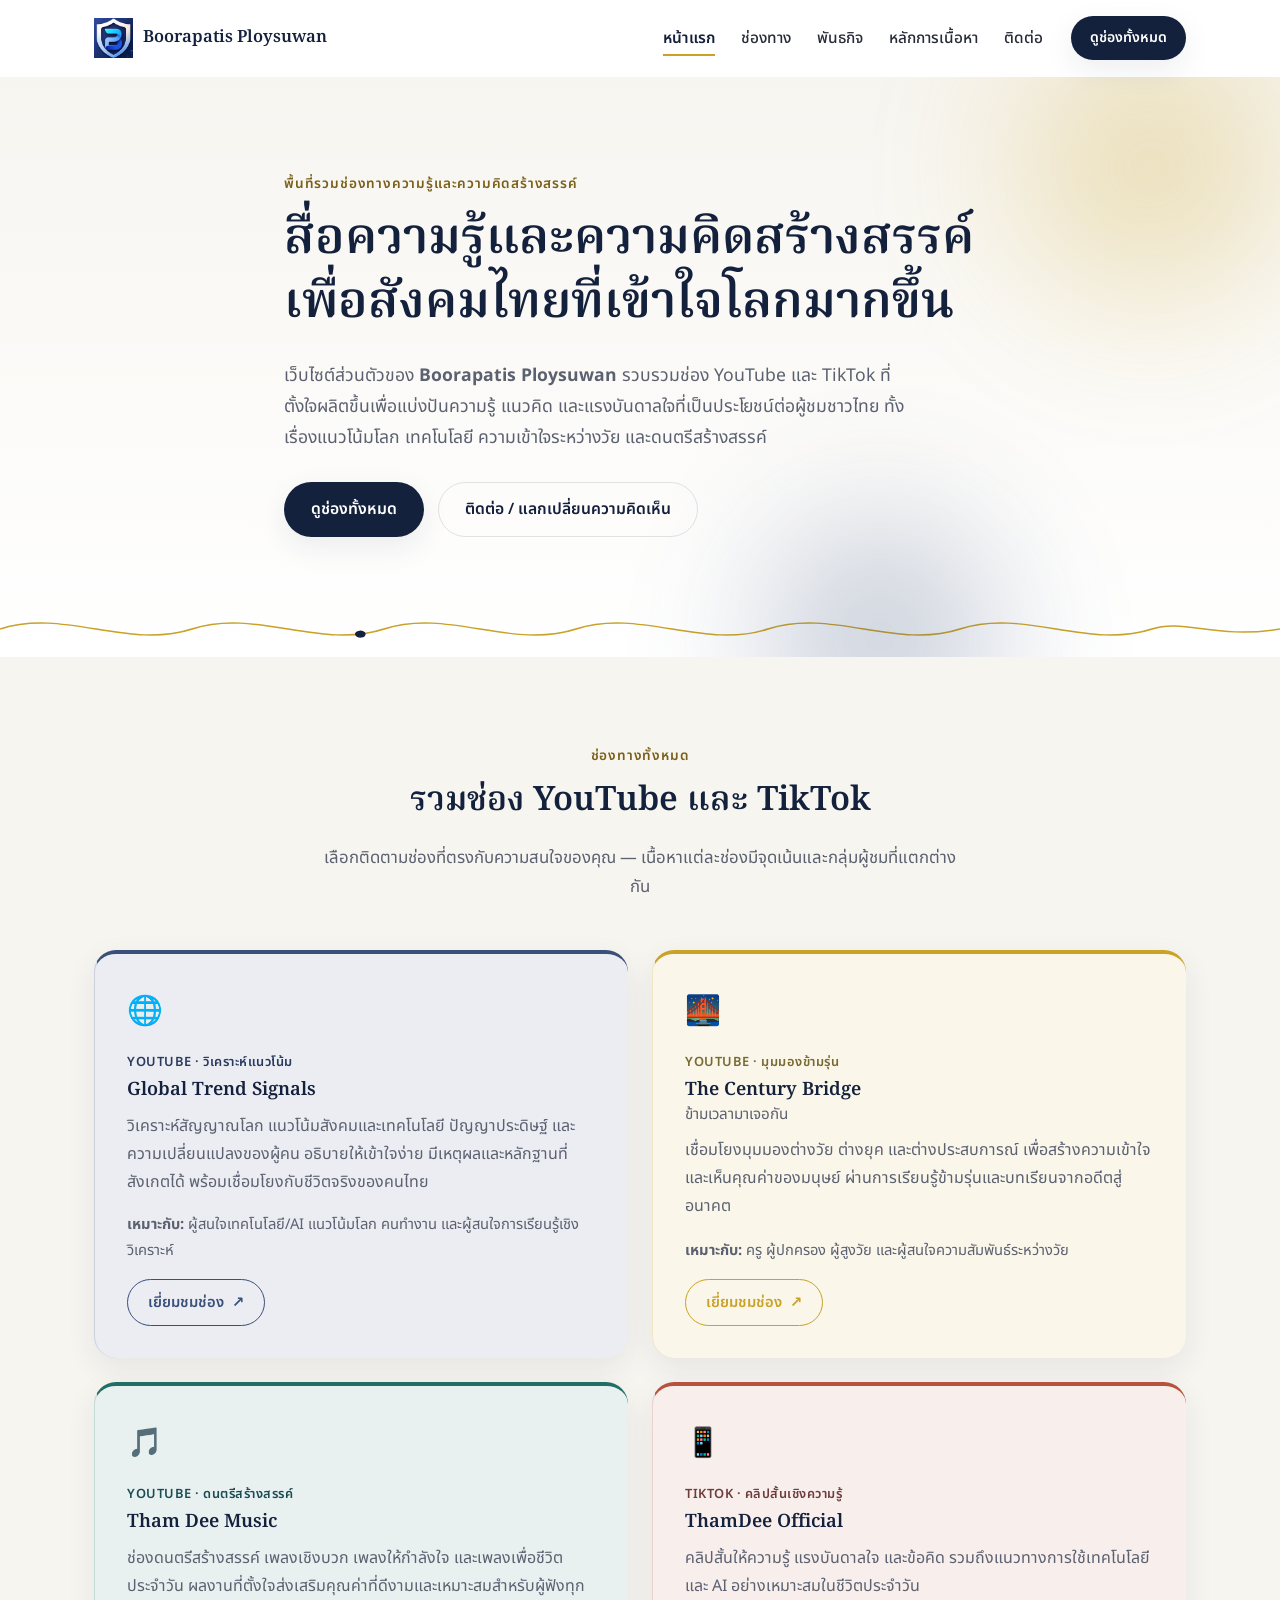
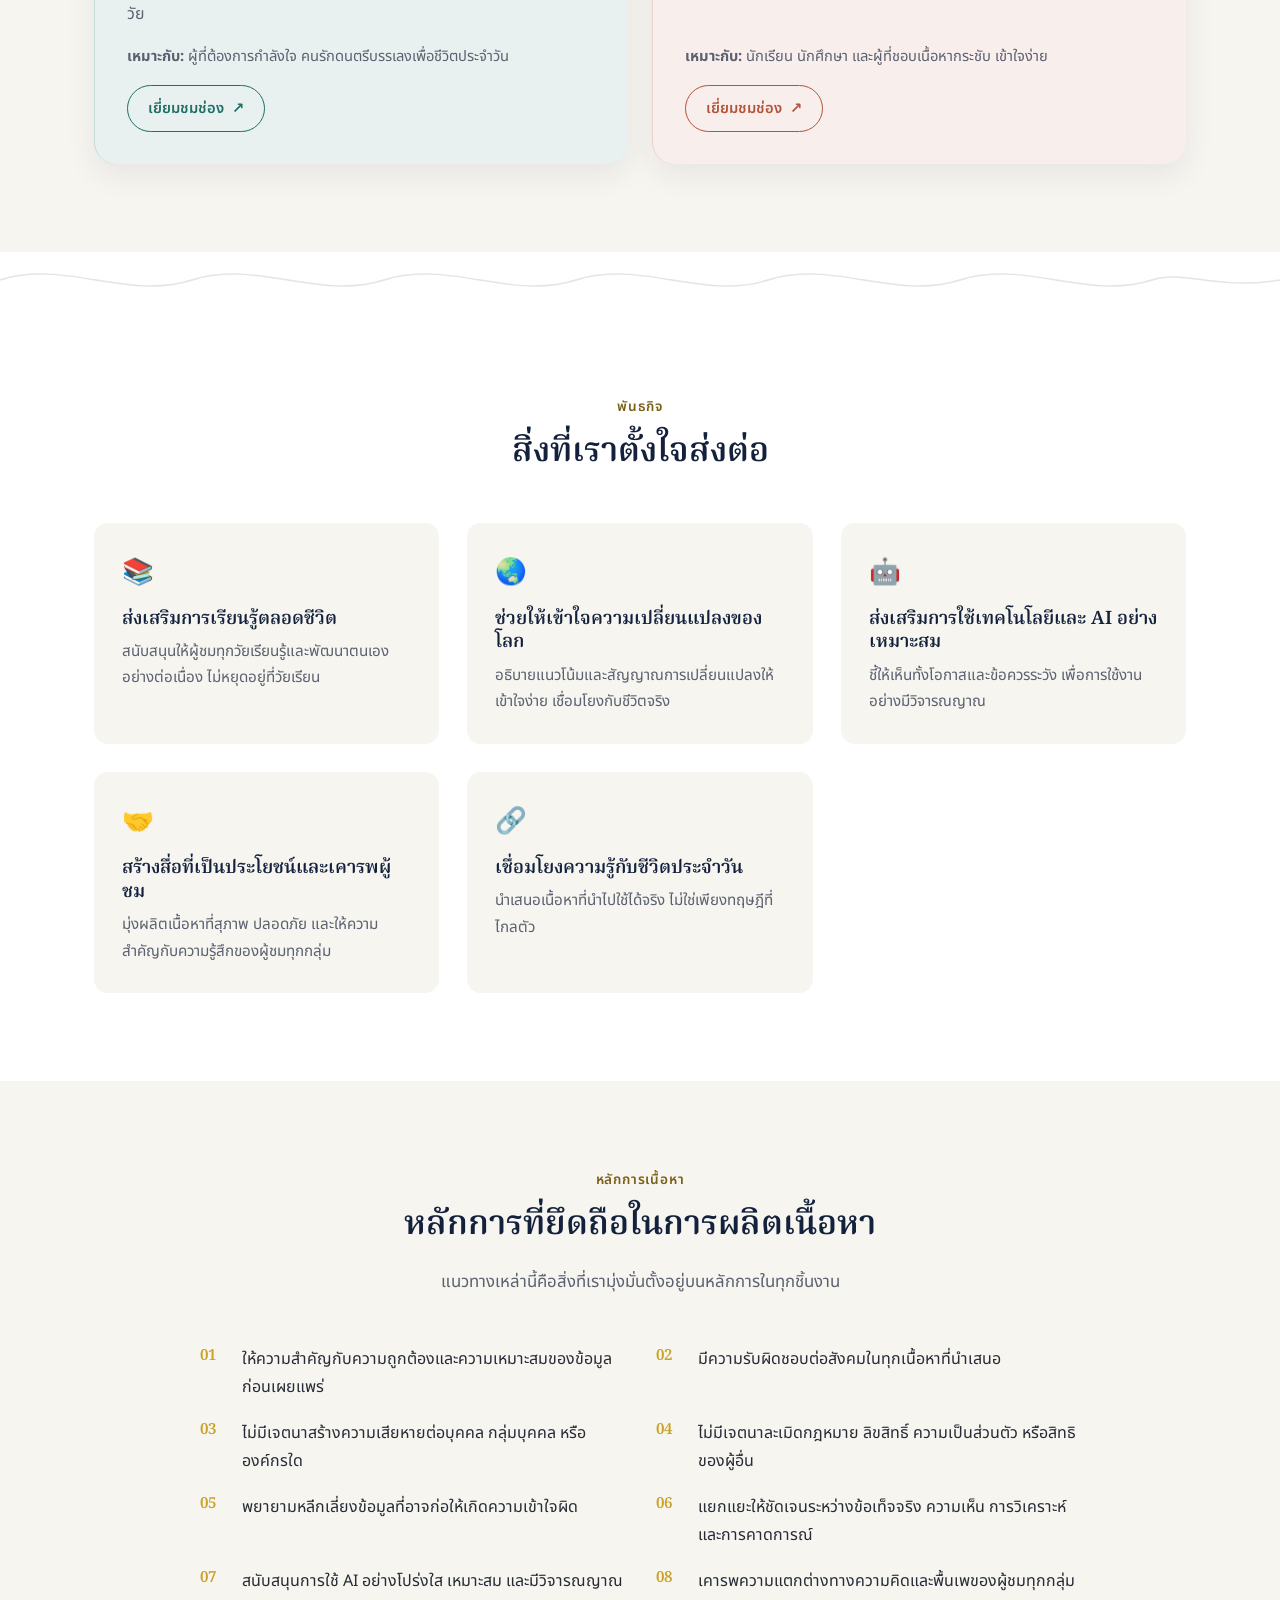
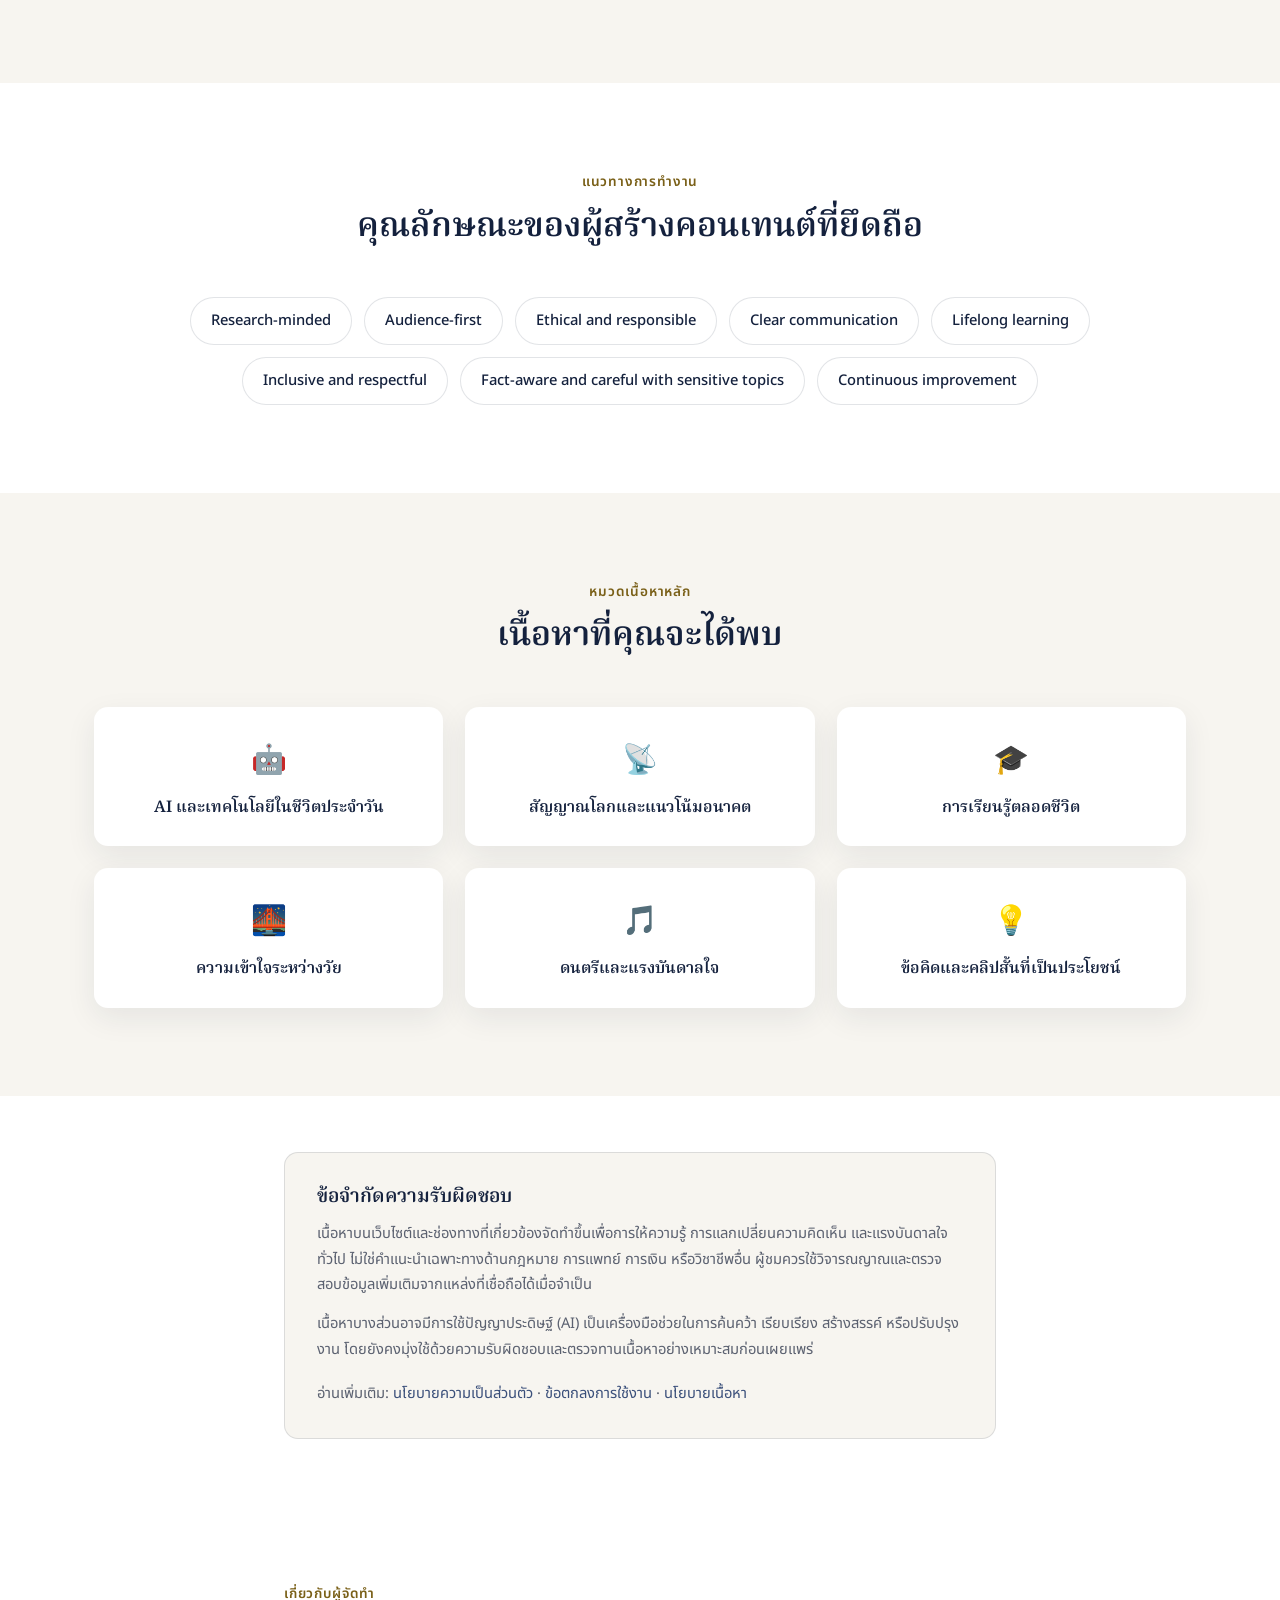
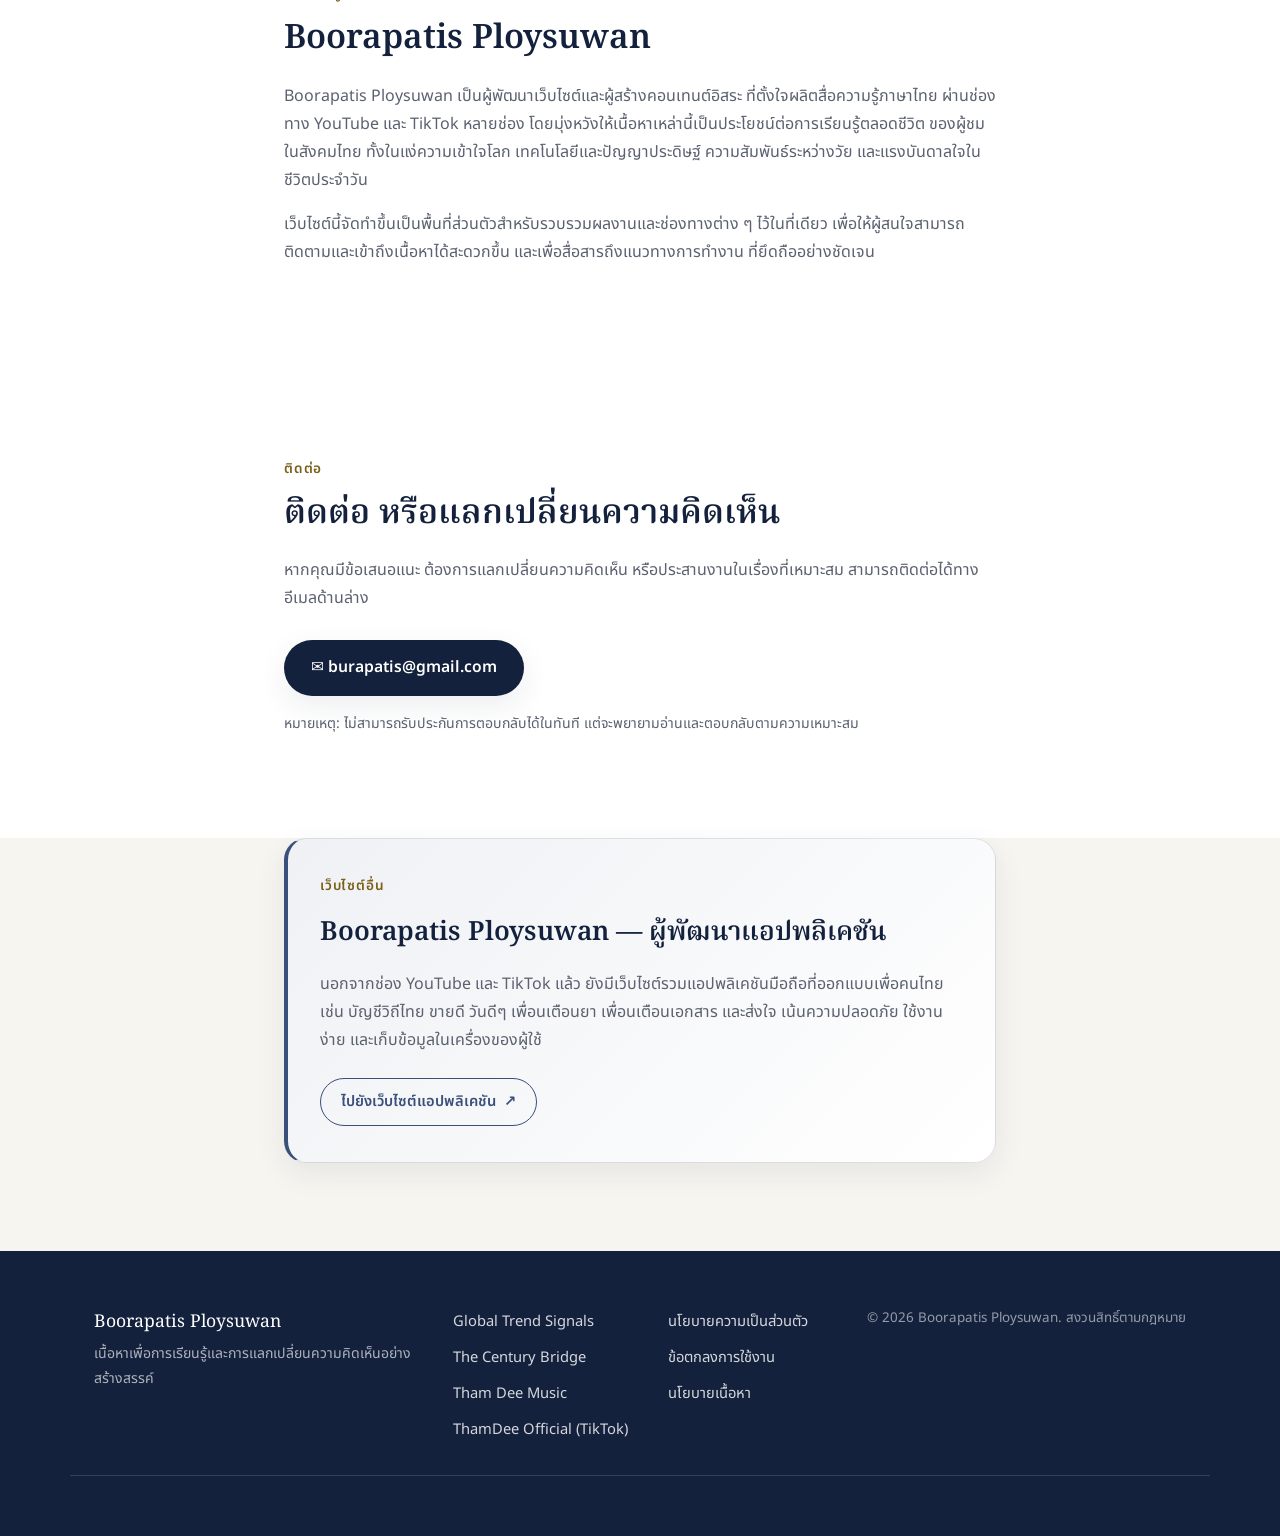
<file: index.html>
<!DOCTYPE html>
<html lang="th">
<head>
  <meta charset="UTF-8" />
  <meta name="viewport" content="width=device-width, initial-scale=1.0" />

  <!-- ===== SEO: Title & Description ===== -->
  <title>Boorapatis Ploysuwan | สื่อความรู้และคอนเทนต์เพื่อสังคมไทย</title>
  <meta name="description" content="เว็บไซต์ส่วนตัวของ Boorapatis Ploysuwan รวมช่อง YouTube และ TikTok ด้านความรู้ แนวโน้มโลก เทคโนโลยี การเรียนรู้ตลอดชีวิต และดนตรี เพื่อสังคมไทย" />
  <meta name="author" content="Boorapatis Ploysuwan" />
  <meta name="robots" content="index, follow" />
  <link rel="canonical" href="https://burapatis.github.io/website-2/" />

  <!-- ===== Open Graph ===== -->
  <meta property="og:type" content="website" />
  <meta property="og:title" content="Boorapatis Ploysuwan | สื่อความรู้และคอนเทนต์เพื่อสังคมไทย" />
  <meta property="og:description" content="รวมช่อง YouTube และ TikTok ด้านความรู้ แนวโน้มโลก เทคโนโลยี การเรียนรู้ตลอดชีวิต และดนตรีสร้างสรรค์ เพื่อสังคมไทย" />
  <meta property="og:url" content="https://burapatis.github.io/website-2/" />
  <meta property="og:site_name" content="Boorapatis Ploysuwan" />
  <meta property="og:locale" content="th_TH" />
  <meta property="og:image" content="https://burapatis.github.io/website-2/assets/og-cover.jpg" />

  <!-- ===== Twitter Card ===== -->
  <meta name="twitter:card" content="summary_large_image" />
  <meta name="twitter:title" content="Boorapatis Ploysuwan | สื่อความรู้และคอนเทนต์เพื่อสังคมไทย" />
  <meta name="twitter:description" content="รวมช่อง YouTube และ TikTok ด้านความรู้ แนวโน้มโลก เทคโนโลยี การเรียนรู้ตลอดชีวิต และดนตรีสร้างสรรค์" />
  <meta name="twitter:image" content="https://burapatis.github.io/website-2/assets/og-cover.jpg" />

  <!-- ===== Favicon & Web App Manifest ===== -->
  <link rel="icon" type="image/png" sizes="32x32" href="assets/favicon-32x32.png" />
  <link rel="icon" type="image/png" sizes="16x16" href="assets/favicon-16x16.png" />
  <link rel="apple-touch-icon" sizes="180x180" href="assets/apple-touch-icon.png" />
  <link rel="manifest" href="site.webmanifest" />
  <meta name="theme-color" content="#14213D" />

  <!-- ===== Fonts: Noto Serif Thai (display) + Noto Sans Thai (body) ===== -->
  <link rel="preconnect" href="https://fonts.googleapis.com" />
  <link rel="preconnect" href="https://fonts.gstatic.com" crossorigin />
  <link href="https://fonts.googleapis.com/css2?family=Noto+Sans+Thai:wght@300;400;500;600;700&family=Noto+Serif+Thai:wght@500;600;700&display=swap" rel="stylesheet" />

  <link rel="stylesheet" href="styles.css" />

  <!-- ===== Structured Data: Person + WebSite ===== -->
  <script type="application/ld+json">
  {
    "@context": "https://schema.org",
    "@graph": [
      {
        "@type": "Person",
        "name": "Boorapatis Ploysuwan",
        "url": "https://burapatis.github.io/website-2/",
        "email": "mailto:burapatis@gmail.com",
        "sameAs": [
          "https://www.youtube.com/@globaltrendsignals",
          "https://www.youtube.com/@TheCenturyBridge%E0%B8%82%E0%B9%89%E0%B8%B2%E0%B8%A1%E0%B9%80%E0%B8%A7%E0%B8%A5%E0%B8%B2%E0%B8%A1%E0%B8%B2%E0%B9%80%E0%B8%88%E0%B8%AD%E0%B8%81%E0%B8%B1%E0%B8%99",
          "https://www.youtube.com/@ThamDeeMusic",
          "https://www.tiktok.com/@thamdee_official"
        ]
      },
      {
        "@type": "WebSite",
        "name": "Boorapatis Ploysuwan",
        "url": "https://burapatis.github.io/website-2/",
        "inLanguage": "th",
        "description": "พื้นที่รวมช่องทางความรู้ แนวคิด และสื่อสร้างสรรค์ เพื่อช่วยให้คนไทยเข้าใจโลก เข้าใจเทคโนโลยี เข้าใจชีวิต และใช้การเรียนรู้เพื่อพัฒนาตนเองอย่างเหมาะสม"
      }
    ]
  }
  </script>
</head>
<body>

  <a class="skip-link" href="#main">ข้ามไปยังเนื้อหาหลัก</a>

  <!-- ===================== HEADER / NAV ===================== -->
  <header class="site-header" id="siteHeader">
    <div class="header-inner container">
      <a href="#top" class="logo" aria-label="Boorapatis Ploysuwan, หน้าแรก">
        <span class="logo-mark" aria-hidden="true">
          <img src="assets/logo.png" alt="" width="39" height="40" />
        </span>
        <span class="logo-text">Boorapatis&nbsp;Ploysuwan</span>
      </a>

      <nav class="main-nav" id="mainNav" aria-label="เมนูหลัก">
        <ul>
          <li><a href="#top" class="nav-link is-active">หน้าแรก</a></li>
          <li><a href="#channels" class="nav-link">ช่องทาง</a></li>
          <li><a href="#mission" class="nav-link">พันธกิจ</a></li>
          <li><a href="#principles" class="nav-link">หลักการเนื้อหา</a></li>
          <li><a href="#contact" class="nav-link">ติดต่อ</a></li>
        </ul>
        <a href="#channels" class="btn btn-primary btn-small nav-cta">ดูช่องทั้งหมด</a>
      </nav>

      <button class="menu-toggle" id="menuToggle" aria-label="เปิดเมนู" aria-expanded="false" aria-controls="mainNav">
        <span></span><span></span><span></span>
      </button>
    </div>
  </header>

  <main id="main">

    <!-- ===================== HERO ===================== -->
    <section class="hero" id="top">
      <div class="hero-bg" aria-hidden="true">
        <span class="blob blob-1"></span>
        <span class="blob blob-2"></span>
      </div>

      <div class="container hero-inner">
        <p class="eyebrow">พื้นที่รวมช่องทางความรู้และความคิดสร้างสรรค์</p>
        <h1 class="hero-title">สื่อความรู้และความคิดสร้างสรรค์<br />เพื่อสังคมไทยที่เข้าใจโลกมากขึ้น</h1>
        <p class="hero-lead">
          เว็บไซต์ส่วนตัวของ <strong>Boorapatis Ploysuwan</strong> รวบรวมช่อง YouTube และ TikTok
          ที่ตั้งใจผลิตขึ้นเพื่อแบ่งปันความรู้ แนวคิด และแรงบันดาลใจที่เป็นประโยชน์ต่อผู้ชมชาวไทย
          ทั้งเรื่องแนวโน้มโลก เทคโนโลยี ความเข้าใจระหว่างวัย และดนตรีสร้างสรรค์
        </p>
        <div class="hero-actions">
          <a href="#channels" class="btn btn-primary">ดูช่องทั้งหมด</a>
          <a href="#contact" class="btn btn-ghost">ติดต่อ / แลกเปลี่ยนความคิดเห็น</a>
        </div>
      </div>

      <div class="signal-divider" aria-hidden="true">
        <svg class="signal-svg" viewBox="0 0 1200 80" preserveAspectRatio="none" xmlns="http://www.w3.org/2000/svg">
          <path id="signalPath" d="M0,40 C60,10 120,70 180,40 C240,10 300,70 360,40 C420,10 480,70 540,40 C600,10 660,70 720,40 C780,10 840,70 900,40 C960,10 1020,70 1080,40 C1110,25 1140,55 1200,40" fill="none" stroke="currentColor" stroke-width="2"/>
          <circle class="signal-dot" r="5" fill="currentColor">
            <animateMotion dur="8s" repeatCount="indefinite" rotate="auto">
              <mpath href="#signalPath"></mpath>
            </animateMotion>
          </circle>
        </svg>
      </div>
    </section>

    <!-- ===================== CHANNELS ===================== -->
    <section class="section channels" id="channels">
      <div class="container">
        <div class="section-head reveal">
          <p class="eyebrow">ช่องทางทั้งหมด</p>
          <h2>รวมช่อง YouTube และ TikTok</h2>
          <p class="section-lead">เลือกติดตามช่องที่ตรงกับความสนใจของคุณ — เนื้อหาแต่ละช่องมีจุดเน้นและกลุ่มผู้ชมที่แตกต่างกัน</p>
        </div>

        <div class="channel-grid">

          <!-- Channel 1 -->
          <article class="channel-card" style="--accent: var(--color-channel-1)">
            <div class="channel-icon" aria-hidden="true">🌐</div>
            <p class="channel-type">YouTube · วิเคราะห์แนวโน้ม</p>
            <h3>Global Trend Signals</h3>
            <p class="channel-desc">
              วิเคราะห์สัญญาณโลก แนวโน้มสังคมและเทคโนโลยี ปัญญาประดิษฐ์ และความเปลี่ยนแปลงของผู้คน
              อธิบายให้เข้าใจง่าย มีเหตุผลและหลักฐานที่สังเกตได้ พร้อมเชื่อมโยงกับชีวิตจริงของคนไทย
            </p>
            <p class="channel-audience"><strong>เหมาะกับ:</strong> ผู้สนใจเทคโนโลยี/AI แนวโน้มโลก คนทำงาน และผู้สนใจการเรียนรู้เชิงวิเคราะห์</p>
            <a href="https://www.youtube.com/@globaltrendsignals" class="btn btn-outline" target="_blank" rel="noopener noreferrer">
              เยี่ยมชมช่อง <span aria-hidden="true">↗</span>
            </a>
          </article>

          <!-- Channel 2 -->
          <article class="channel-card" style="--accent: var(--color-channel-2)">
            <div class="channel-icon" aria-hidden="true">🌉</div>
            <p class="channel-type">YouTube · มุมมองข้ามรุ่น</p>
            <h3>The Century Bridge<br /><span class="th-name">ข้ามเวลามาเจอกัน</span></h3>
            <p class="channel-desc">
              เชื่อมโยงมุมมองต่างวัย ต่างยุค และต่างประสบการณ์ เพื่อสร้างความเข้าใจและเห็นคุณค่าของมนุษย์
              ผ่านการเรียนรู้ข้ามรุ่นและบทเรียนจากอดีตสู่อนาคต
            </p>
            <p class="channel-audience"><strong>เหมาะกับ:</strong> ครู ผู้ปกครอง ผู้สูงวัย และผู้สนใจความสัมพันธ์ระหว่างวัย</p>
            <a href="https://www.youtube.com/@TheCenturyBridge%E0%B8%82%E0%B9%89%E0%B8%B2%E0%B8%A1%E0%B9%80%E0%B8%A7%E0%B8%A5%E0%B8%B2%E0%B8%A1%E0%B8%B2%E0%B9%80%E0%B8%88%E0%B8%AD%E0%B8%81%E0%B8%B1%E0%B8%99" class="btn btn-outline" target="_blank" rel="noopener noreferrer">
              เยี่ยมชมช่อง <span aria-hidden="true">↗</span>
            </a>
          </article>

          <!-- Channel 3 -->
          <article class="channel-card" style="--accent: var(--color-channel-3)">
            <div class="channel-icon" aria-hidden="true">🎵</div>
            <p class="channel-type">YouTube · ดนตรีสร้างสรรค์</p>
            <h3>Tham Dee Music</h3>
            <p class="channel-desc">
              ช่องดนตรีสร้างสรรค์ เพลงเชิงบวก เพลงให้กำลังใจ และเพลงเพื่อชีวิตประจำวัน
              ผลงานที่ตั้งใจส่งเสริมคุณค่าที่ดีงามและเหมาะสมสำหรับผู้ฟังทุกวัย
            </p>
            <p class="channel-audience"><strong>เหมาะกับ:</strong> ผู้ที่ต้องการกำลังใจ คนรักดนตรีบรรเลงเพื่อชีวิตประจำวัน</p>
            <a href="https://www.youtube.com/@ThamDeeMusic" class="btn btn-outline" target="_blank" rel="noopener noreferrer">
              เยี่ยมชมช่อง <span aria-hidden="true">↗</span>
            </a>
          </article>

          <!-- Channel 4: TikTok -->
          <article class="channel-card" style="--accent: var(--color-channel-4)">
            <div class="channel-icon" aria-hidden="true">📱</div>
            <p class="channel-type">TikTok · คลิปสั้นเชิงความรู้</p>
            <h3>ThamDee Official</h3>
            <p class="channel-desc">
              คลิปสั้นให้ความรู้ แรงบันดาลใจ และข้อคิด รวมถึงแนวทางการใช้เทคโนโลยีและ AI
              อย่างเหมาะสมในชีวิตประจำวัน
            </p>
            <p class="channel-audience"><strong>เหมาะกับ:</strong> นักเรียน นักศึกษา และผู้ที่ชอบเนื้อหากระชับ เข้าใจง่าย</p>
            <a href="https://www.tiktok.com/@thamdee_official" class="btn btn-outline" target="_blank" rel="noopener noreferrer">
              เยี่ยมชมช่อง <span aria-hidden="true">↗</span>
            </a>
          </article>

        </div>
      </div>
    </section>

    <div class="signal-divider signal-divider-alt" aria-hidden="true">
      <svg class="signal-svg" viewBox="0 0 1200 80" preserveAspectRatio="none" xmlns="http://www.w3.org/2000/svg">
        <path d="M0,40 C60,10 120,70 180,40 C240,10 300,70 360,40 C420,10 480,70 540,40 C600,10 660,70 720,40 C780,10 840,70 900,40 C960,10 1020,70 1080,40 C1110,25 1140,55 1200,40" fill="none" stroke="currentColor" stroke-width="2"/>
      </svg>
    </div>

    <!-- ===================== MISSION ===================== -->
    <section class="section mission" id="mission">
      <div class="container">
        <div class="section-head reveal">
          <p class="eyebrow">พันธกิจ</p>
          <h2>สิ่งที่เราตั้งใจส่งต่อ</h2>
        </div>
        <ul class="mission-grid">
          <li class="mission-item reveal">
            <span class="mission-icon" aria-hidden="true">📚</span>
            <h3>ส่งเสริมการเรียนรู้ตลอดชีวิต</h3>
            <p>สนับสนุนให้ผู้ชมทุกวัยเรียนรู้และพัฒนาตนเองอย่างต่อเนื่อง ไม่หยุดอยู่ที่วัยเรียน</p>
          </li>
          <li class="mission-item reveal">
            <span class="mission-icon" aria-hidden="true">🌏</span>
            <h3>ช่วยให้เข้าใจความเปลี่ยนแปลงของโลก</h3>
            <p>อธิบายแนวโน้มและสัญญาณการเปลี่ยนแปลงให้เข้าใจง่าย เชื่อมโยงกับชีวิตจริง</p>
          </li>
          <li class="mission-item reveal">
            <span class="mission-icon" aria-hidden="true">🤖</span>
            <h3>ส่งเสริมการใช้เทคโนโลยีและ AI อย่างเหมาะสม</h3>
            <p>ชี้ให้เห็นทั้งโอกาสและข้อควรระวัง เพื่อการใช้งานอย่างมีวิจารณญาณ</p>
          </li>
          <li class="mission-item reveal">
            <span class="mission-icon" aria-hidden="true">🤝</span>
            <h3>สร้างสื่อที่เป็นประโยชน์และเคารพผู้ชม</h3>
            <p>มุ่งผลิตเนื้อหาที่สุภาพ ปลอดภัย และให้ความสำคัญกับความรู้สึกของผู้ชมทุกกลุ่ม</p>
          </li>
          <li class="mission-item reveal">
            <span class="mission-icon" aria-hidden="true">🔗</span>
            <h3>เชื่อมโยงความรู้กับชีวิตประจำวัน</h3>
            <p>นำเสนอเนื้อหาที่นำไปใช้ได้จริง ไม่ใช่เพียงทฤษฎีที่ไกลตัว</p>
          </li>
        </ul>
      </div>
    </section>

    <!-- ===================== CONTENT PRINCIPLES ===================== -->
    <section class="section principles" id="principles">
      <div class="container">
        <div class="section-head reveal">
          <p class="eyebrow">หลักการเนื้อหา</p>
          <h2>หลักการที่ยึดถือในการผลิตเนื้อหา</h2>
          <p class="section-lead">แนวทางเหล่านี้คือสิ่งที่เรามุ่งมั่นตั้งอยู่บนหลักการในทุกชิ้นงาน</p>
        </div>

        <div class="principles-list reveal">
          <ol>
            <li>ให้ความสำคัญกับความถูกต้องและความเหมาะสมของข้อมูลก่อนเผยแพร่</li>
            <li>มีความรับผิดชอบต่อสังคมในทุกเนื้อหาที่นำเสนอ</li>
            <li>ไม่มีเจตนาสร้างความเสียหายต่อบุคคล กลุ่มบุคคล หรือองค์กรใด</li>
            <li>ไม่มีเจตนาละเมิดกฎหมาย ลิขสิทธิ์ ความเป็นส่วนตัว หรือสิทธิของผู้อื่น</li>
            <li>พยายามหลีกเลี่ยงข้อมูลที่อาจก่อให้เกิดความเข้าใจผิด</li>
            <li>แยกแยะให้ชัดเจนระหว่างข้อเท็จจริง ความเห็น การวิเคราะห์ และการคาดการณ์</li>
            <li>สนับสนุนการใช้ AI อย่างโปร่งใส เหมาะสม และมีวิจารณญาณ</li>
            <li>เคารพความแตกต่างทางความคิดและพื้นเพของผู้ชมทุกกลุ่ม</li>
          </ol>
        </div>
      </div>
    </section>

    <!-- ===================== PROFESSIONAL CREATOR QUALITIES ===================== -->
    <section class="section qualities">
      <div class="container">
        <div class="section-head reveal">
          <p class="eyebrow">แนวทางการทำงาน</p>
          <h2>คุณลักษณะของผู้สร้างคอนเทนต์ที่ยึดถือ</h2>
        </div>
        <ul class="badge-list reveal">
          <li class="badge">Research-minded</li>
          <li class="badge">Audience-first</li>
          <li class="badge">Ethical and responsible</li>
          <li class="badge">Clear communication</li>
          <li class="badge">Lifelong learning</li>
          <li class="badge">Inclusive and respectful</li>
          <li class="badge">Fact-aware and careful with sensitive topics</li>
          <li class="badge">Continuous improvement</li>
        </ul>
      </div>
    </section>

    <!-- ===================== FEATURED CONTENT / PILLARS ===================== -->
    <section class="section pillars" id="pillars">
      <div class="container">
        <div class="section-head reveal">
          <p class="eyebrow">หมวดเนื้อหาหลัก</p>
          <h2>เนื้อหาที่คุณจะได้พบ</h2>
        </div>
        <div class="pillars-grid">
          <div class="pillar-card reveal">
            <span class="pillar-icon" aria-hidden="true">🤖</span>
            <h3>AI และเทคโนโลยีในชีวิตประจำวัน</h3>
          </div>
          <div class="pillar-card reveal">
            <span class="pillar-icon" aria-hidden="true">📡</span>
            <h3>สัญญาณโลกและแนวโน้มอนาคต</h3>
          </div>
          <div class="pillar-card reveal">
            <span class="pillar-icon" aria-hidden="true">🎓</span>
            <h3>การเรียนรู้ตลอดชีวิต</h3>
          </div>
          <div class="pillar-card reveal">
            <span class="pillar-icon" aria-hidden="true">🌉</span>
            <h3>ความเข้าใจระหว่างวัย</h3>
          </div>
          <div class="pillar-card reveal">
            <span class="pillar-icon" aria-hidden="true">🎵</span>
            <h3>ดนตรีและแรงบันดาลใจ</h3>
          </div>
          <div class="pillar-card reveal">
            <span class="pillar-icon" aria-hidden="true">💡</span>
            <h3>ข้อคิดและคลิปสั้นที่เป็นประโยชน์</h3>
          </div>
        </div>
      </div>
    </section>

    <!-- ===================== DISCLAIMER ===================== -->
    <section class="section disclaimer-section">
      <div class="container narrow">
        <div class="disclaimer-box reveal">
          <h2 class="disclaimer-title">ข้อจำกัดความรับผิดชอบ</h2>
          <p>
            เนื้อหาบนเว็บไซต์และช่องทางที่เกี่ยวข้องจัดทำขึ้นเพื่อการให้ความรู้ การแลกเปลี่ยนความคิดเห็น
            และแรงบันดาลใจทั่วไป ไม่ใช่คำแนะนำเฉพาะทางด้านกฎหมาย การแพทย์ การเงิน หรือวิชาชีพอื่น
            ผู้ชมควรใช้วิจารณญาณและตรวจสอบข้อมูลเพิ่มเติมจากแหล่งที่เชื่อถือได้เมื่อจำเป็น
          </p>
          <p>
            เนื้อหาบางส่วนอาจมีการใช้ปัญญาประดิษฐ์ (AI) เป็นเครื่องมือช่วยในการค้นคว้า เรียบเรียง สร้างสรรค์
            หรือปรับปรุงงาน โดยยังคงมุ่งใช้ด้วยความรับผิดชอบและตรวจทานเนื้อหาอย่างเหมาะสมก่อนเผยแพร่
          </p>
          <p class="legal-footer-links">
            อ่านเพิ่มเติม:
            <a href="privacy.html">นโยบายความเป็นส่วนตัว</a> ·
            <a href="terms.html">ข้อตกลงการใช้งาน</a> ·
            <a href="content-policy.html">นโยบายเนื้อหา</a>
          </p>
        </div>
      </div>
    </section>

    <!-- ===================== ABOUT ===================== -->
    <section class="section about" id="about">
      <div class="container narrow reveal">
        <p class="eyebrow">เกี่ยวกับผู้จัดทำ</p>
        <h2>Boorapatis Ploysuwan</h2>
        <p>
          Boorapatis Ploysuwan เป็นผู้พัฒนาเว็บไซต์และผู้สร้างคอนเทนต์อิสระ ที่ตั้งใจผลิตสื่อความรู้ภาษาไทย
          ผ่านช่องทาง YouTube และ TikTok หลายช่อง โดยมุ่งหวังให้เนื้อหาเหล่านี้เป็นประโยชน์ต่อการเรียนรู้ตลอดชีวิต
          ของผู้ชมในสังคมไทย ทั้งในแง่ความเข้าใจโลก เทคโนโลยีและปัญญาประดิษฐ์ ความสัมพันธ์ระหว่างวัย
          และแรงบันดาลใจในชีวิตประจำวัน
        </p>
        <p>
          เว็บไซต์นี้จัดทำขึ้นเป็นพื้นที่ส่วนตัวสำหรับรวบรวมผลงานและช่องทางต่าง ๆ ไว้ในที่เดียว
          เพื่อให้ผู้สนใจสามารถติดตามและเข้าถึงเนื้อหาได้สะดวกขึ้น และเพื่อสื่อสารถึงแนวทางการทำงาน
          ที่ยึดถืออย่างชัดเจน
        </p>
      </div>
    </section>

    <!-- ===================== CONTACT ===================== -->
    <section class="section contact" id="contact">
      <div class="container narrow reveal">
        <p class="eyebrow">ติดต่อ</p>
        <h2>ติดต่อ หรือแลกเปลี่ยนความคิดเห็น</h2>
        <p>
          หากคุณมีข้อเสนอแนะ ต้องการแลกเปลี่ยนความคิดเห็น หรือประสานงานในเรื่องที่เหมาะสม
          สามารถติดต่อได้ทางอีเมลด้านล่าง
        </p>
        <a href="mailto:burapatis@gmail.com" class="btn btn-primary contact-email">
          ✉️ burapatis@gmail.com
        </a>
        <p class="contact-note">หมายเหตุ: ไม่สามารถรับประกันการตอบกลับได้ในทันที แต่จะพยายามอ่านและตอบกลับตามความเหมาะสม</p>
      </div>
    </section>

    <!-- ===================== APP DEVELOPER SITE ===================== -->
    <section class="section app-promo" id="apps">
      <div class="container narrow reveal">
        <article class="promo-card">
          <p class="eyebrow">เว็บไซต์อื่น</p>
          <h2>Boorapatis Ploysuwan — ผู้พัฒนาแอปพลิเคชัน</h2>
          <p>
            นอกจากช่อง YouTube และ TikTok แล้ว ยังมีเว็บไซต์รวมแอปพลิเคชันมือถือที่ออกแบบเพื่อคนไทย
            เช่น บัญชีวิถีไทย ขายดี วันดีๆ เพื่อนเตือนยา เพื่อนเตือนเอกสาร และส่งใจ
            เน้นความปลอดภัย ใช้งานง่าย และเก็บข้อมูลในเครื่องของผู้ใช้
          </p>
          <a href="https://burapatis.github.io/app/index.html" class="btn btn-outline" target="_blank" rel="noopener noreferrer">
            ไปยังเว็บไซต์แอปพลิเคชัน <span aria-hidden="true">↗</span>
          </a>
        </article>
      </div>
    </section>

  </main>

  <!-- ===================== FOOTER ===================== -->
  <footer class="site-footer">
    <div class="container footer-inner">
      <div class="footer-brand">
        <p class="footer-name">Boorapatis Ploysuwan</p>
        <p class="footer-tagline">เนื้อหาเพื่อการเรียนรู้และการแลกเปลี่ยนความคิดเห็นอย่างสร้างสรรค์</p>
      </div>

      <ul class="footer-links">
        <li><a href="https://www.youtube.com/@globaltrendsignals" target="_blank" rel="noopener noreferrer">Global Trend Signals</a></li>
        <li><a href="https://www.youtube.com/@TheCenturyBridge%E0%B8%82%E0%B9%89%E0%B8%B2%E0%B8%A1%E0%B9%80%E0%B8%A7%E0%B8%A5%E0%B8%B2%E0%B8%A1%E0%B8%B2%E0%B9%80%E0%B8%88%E0%B8%AD%E0%B8%81%E0%B8%B1%E0%B8%99" target="_blank" rel="noopener noreferrer">The Century Bridge</a></li>
        <li><a href="https://www.youtube.com/@ThamDeeMusic" target="_blank" rel="noopener noreferrer">Tham Dee Music</a></li>
        <li><a href="https://www.tiktok.com/@thamdee_official" target="_blank" rel="noopener noreferrer">ThamDee Official (TikTok)</a></li>
      </ul>

      <ul class="footer-links footer-legal">
        <li><a href="privacy.html">นโยบายความเป็นส่วนตัว</a></li>
        <li><a href="terms.html">ข้อตกลงการใช้งาน</a></li>
        <li><a href="content-policy.html">นโยบายเนื้อหา</a></li>
      </ul>

      <p class="footer-copy">© <span id="year">2026</span> Boorapatis Ploysuwan. สงวนสิทธิ์ตามกฎหมาย</p>
    </div>
  </footer>

  <button id="backToTop" class="back-to-top" aria-label="กลับขึ้นด้านบน">↑</button>

  <script src="script.js"></script>
</body>
</html>
</file>
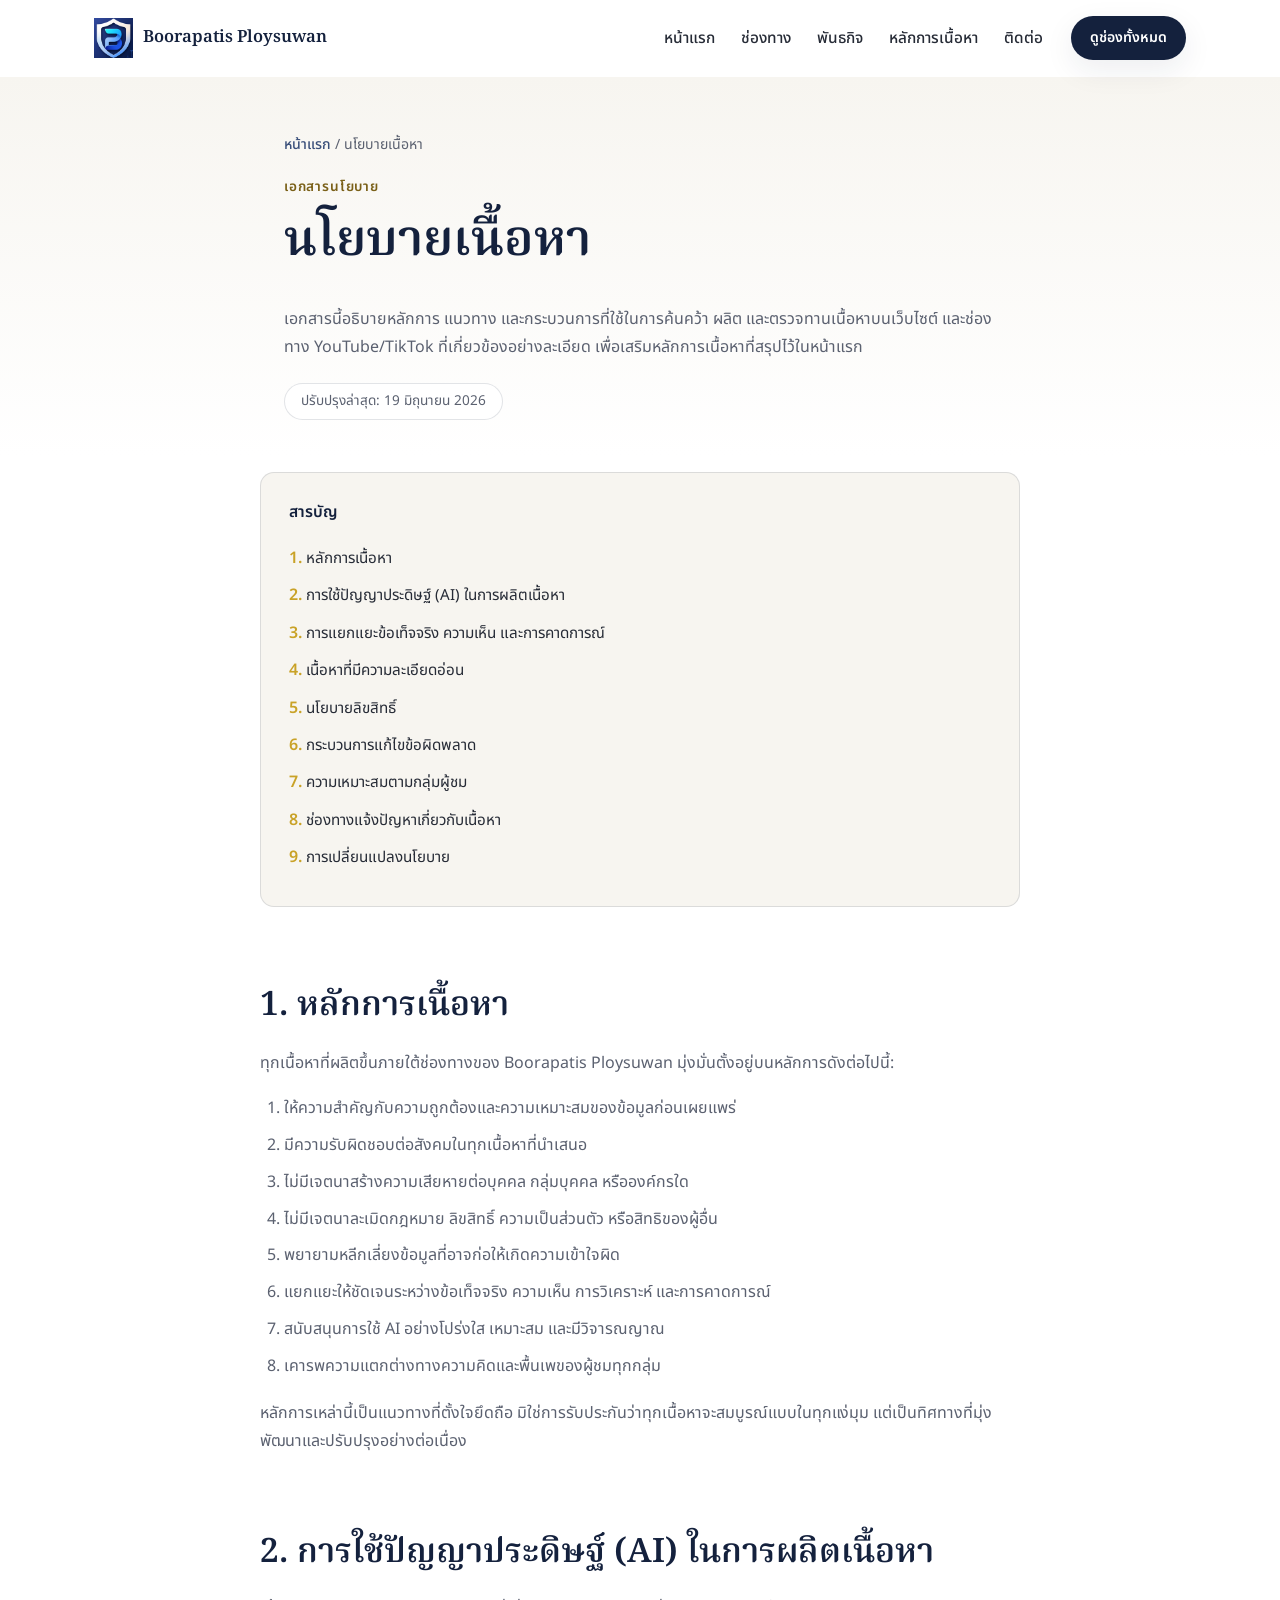
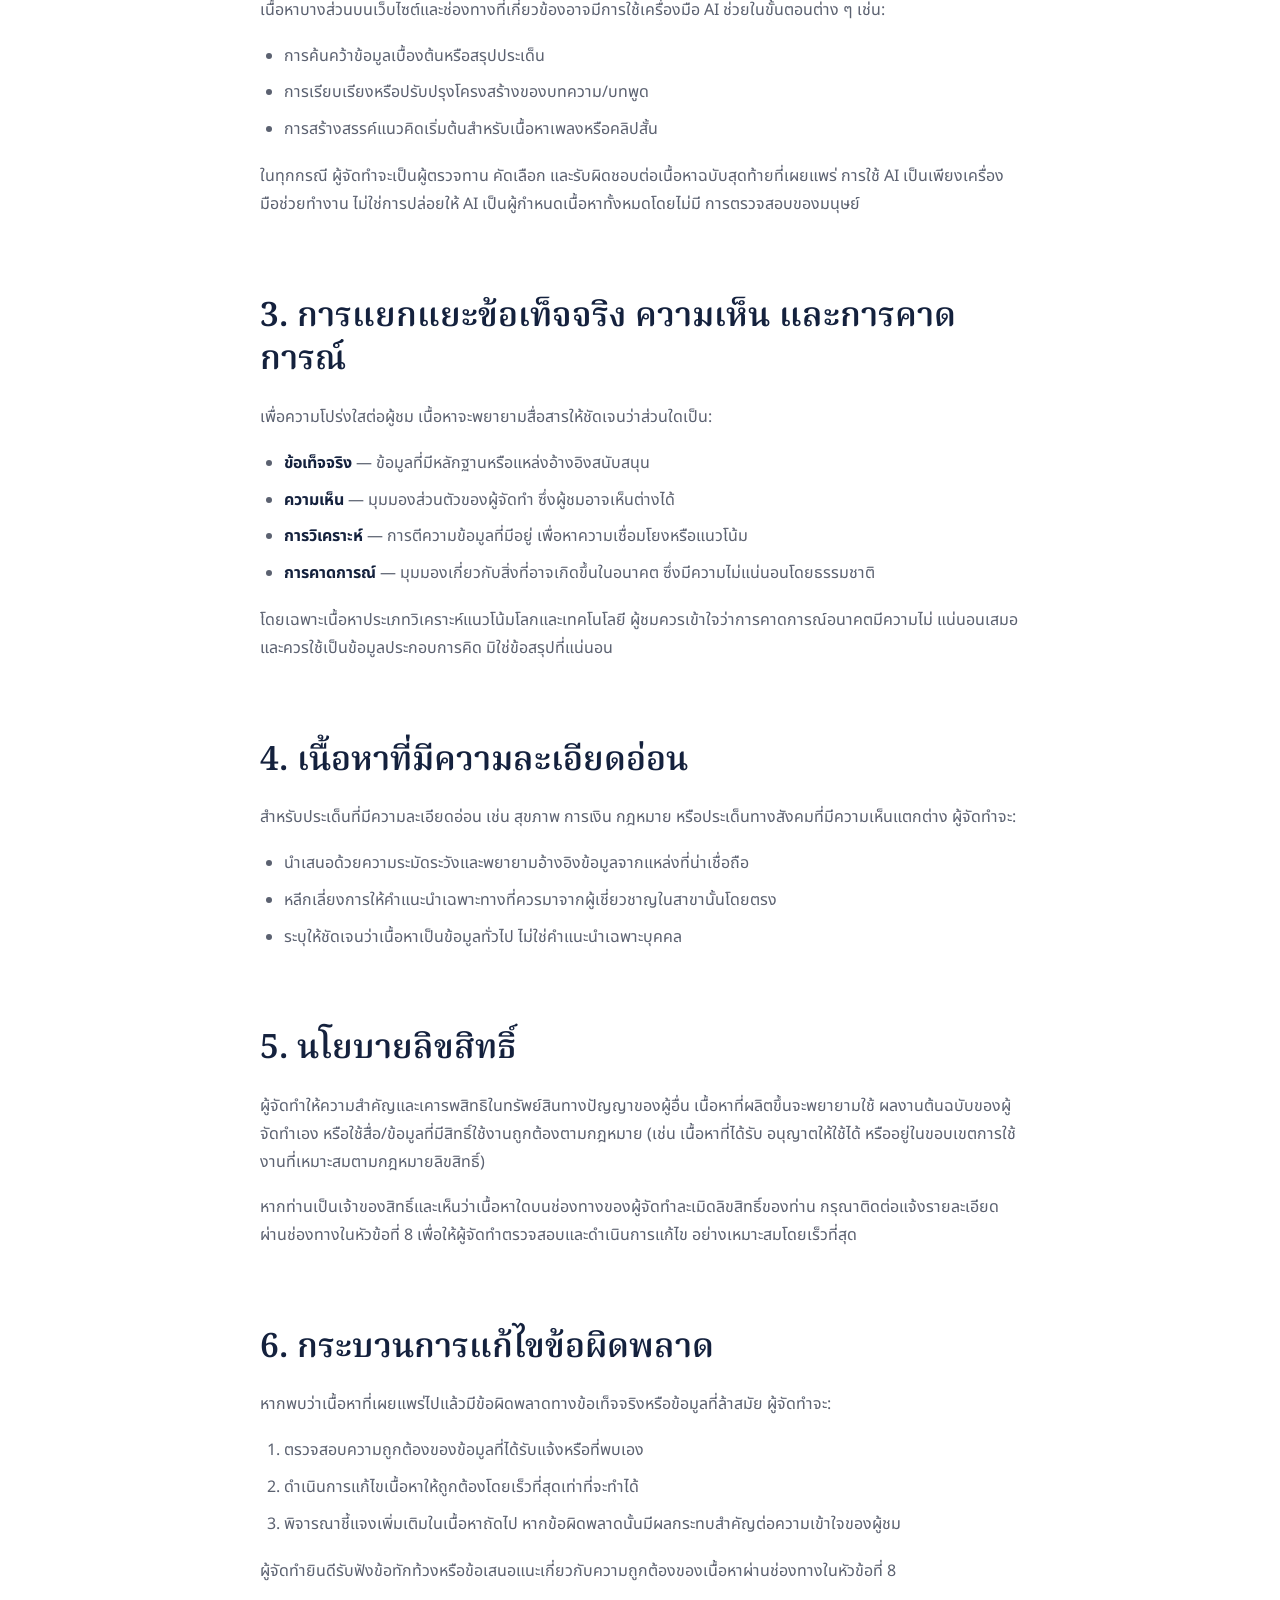
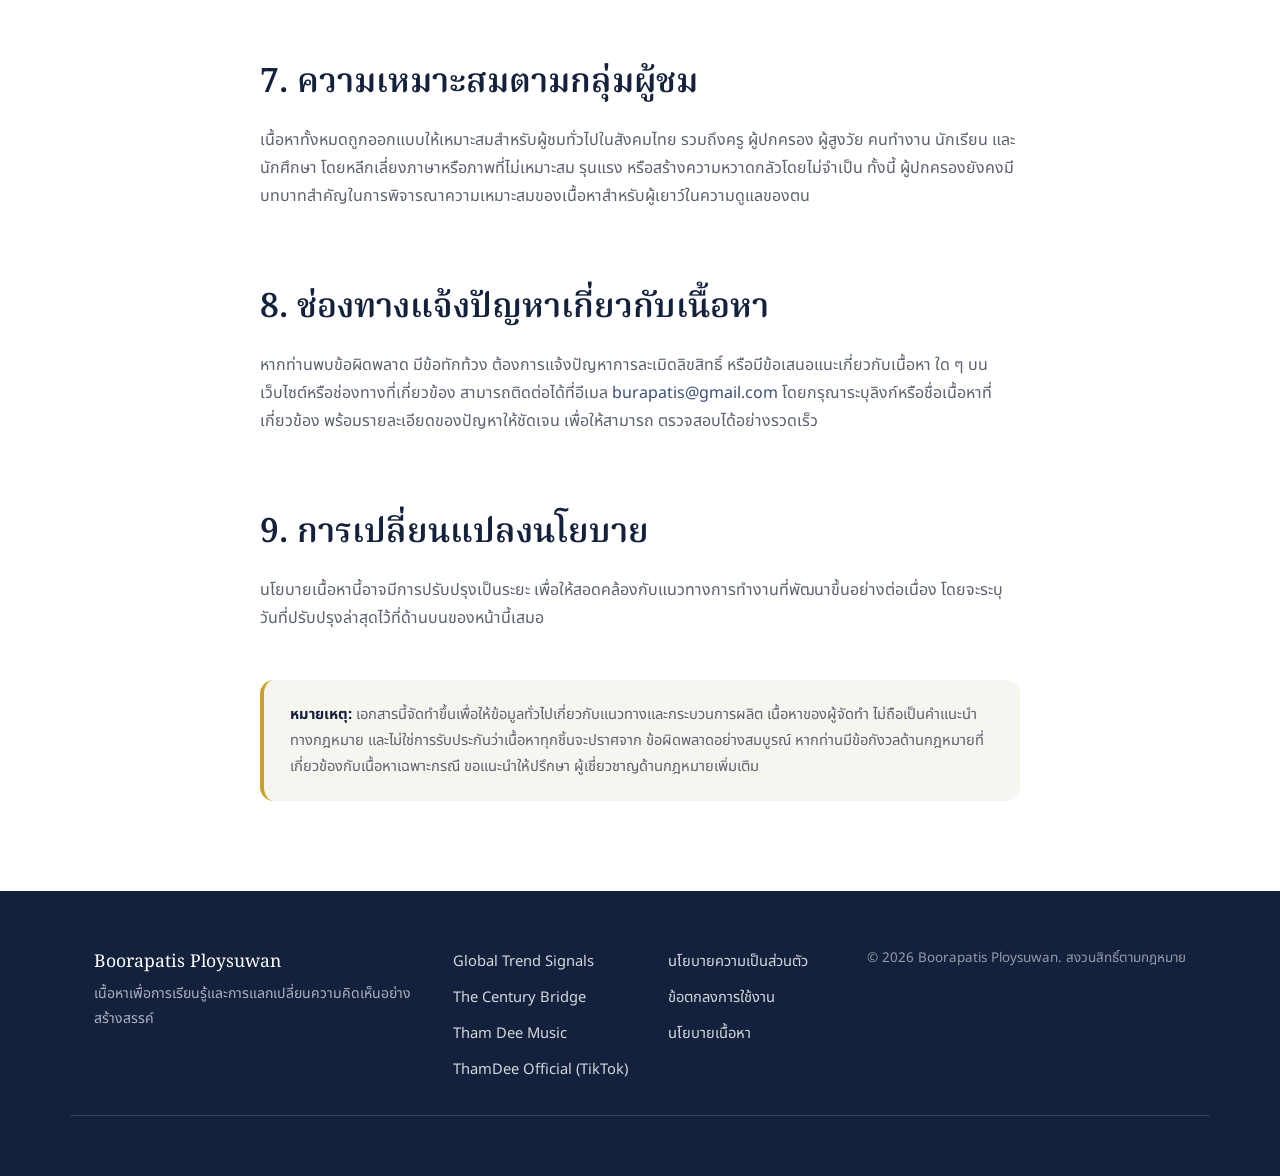
<file: content-policy.html>
<!DOCTYPE html>
<html lang="th">
<head>
  <meta charset="UTF-8" />
  <meta name="viewport" content="width=device-width, initial-scale=1.0" />

  <title>นโยบายเนื้อหา | Boorapatis Ploysuwan</title>
  <meta name="description" content="นโยบายเนื้อหาของ Boorapatis Ploysuwan อธิบายหลักการผลิตเนื้อหา การใช้ AI อย่างโปร่งใส การแยกข้อเท็จจริงและความเห็น และกระบวนการแก้ไขข้อผิดพลาด" />
  <meta name="author" content="Boorapatis Ploysuwan" />
  <meta name="robots" content="index, follow" />
  <link rel="canonical" href="https://burapatis.github.io/website-2/content-policy.html" />

  <meta property="og:type" content="website" />
  <meta property="og:title" content="นโยบายเนื้อหา | Boorapatis Ploysuwan" />
  <meta property="og:description" content="หลักการ แนวทาง และกระบวนการที่ใช้ในการผลิตและตรวจทานเนื้อหาของ Boorapatis Ploysuwan" />
  <meta property="og:url" content="https://burapatis.github.io/website-2/content-policy.html" />
  <meta property="og:site_name" content="Boorapatis Ploysuwan" />
  <meta property="og:locale" content="th_TH" />

  <link rel="icon" type="image/png" sizes="32x32" href="assets/favicon-32x32.png" />
  <link rel="icon" type="image/png" sizes="16x16" href="assets/favicon-16x16.png" />
  <link rel="apple-touch-icon" sizes="180x180" href="assets/apple-touch-icon.png" />
  <link rel="manifest" href="site.webmanifest" />
  <meta name="theme-color" content="#14213D" />

  <link rel="preconnect" href="https://fonts.googleapis.com" />
  <link rel="preconnect" href="https://fonts.gstatic.com" crossorigin />
  <link href="https://fonts.googleapis.com/css2?family=Noto+Sans+Thai:wght@300;400;500;600;700&family=Noto+Serif+Thai:wght@500;600;700&display=swap" rel="stylesheet" />

  <link rel="stylesheet" href="styles.css" />
</head>
<body>

  <a class="skip-link" href="#main">ข้ามไปยังเนื้อหาหลัก</a>

  <!-- ===================== HEADER / NAV ===================== -->
  <header class="site-header" id="siteHeader">
    <div class="header-inner container">
      <a href="index.html" class="logo" aria-label="Boorapatis Ploysuwan, หน้าแรก">
        <span class="logo-mark" aria-hidden="true">
          <img src="assets/logo.png" alt="" width="39" height="40" />
        </span>
        <span class="logo-text">Boorapatis&nbsp;Ploysuwan</span>
      </a>

      <nav class="main-nav" id="mainNav" aria-label="เมนูหลัก">
        <ul>
          <li><a href="index.html" class="nav-link">หน้าแรก</a></li>
          <li><a href="index.html#channels" class="nav-link">ช่องทาง</a></li>
          <li><a href="index.html#mission" class="nav-link">พันธกิจ</a></li>
          <li><a href="index.html#principles" class="nav-link">หลักการเนื้อหา</a></li>
          <li><a href="index.html#contact" class="nav-link">ติดต่อ</a></li>
        </ul>
        <a href="index.html#channels" class="btn btn-primary btn-small nav-cta">ดูช่องทั้งหมด</a>
      </nav>

      <button class="menu-toggle" id="menuToggle" aria-label="เปิดเมนู" aria-expanded="false" aria-controls="mainNav">
        <span></span><span></span><span></span>
      </button>
    </div>
  </header>

  <main id="main">

    <!-- ===================== PAGE HERO ===================== -->
    <section class="page-hero">
      <div class="container narrow">
        <p class="breadcrumb"><a href="index.html">หน้าแรก</a> / นโยบายเนื้อหา</p>
        <p class="eyebrow">เอกสารนโยบาย</p>
        <h1>นโยบายเนื้อหา</h1>
        <p>เอกสารนี้อธิบายหลักการ แนวทาง และกระบวนการที่ใช้ในการค้นคว้า ผลิต และตรวจทานเนื้อหาบนเว็บไซต์
          และช่องทาง YouTube/TikTok ที่เกี่ยวข้องอย่างละเอียด เพื่อเสริมหลักการเนื้อหาที่สรุปไว้ในหน้าแรก</p>
        <span class="last-updated">ปรับปรุงล่าสุด: 19 มิถุนายน 2026</span>
      </div>
    </section>

    <!-- ===================== CONTENT ===================== -->
    <div class="container narrow legal-content">

      <div class="toc reveal" aria-label="สารบัญ">
        <p class="toc-title">สารบัญ</p>
        <ol>
          <li><a href="#principles">หลักการเนื้อหา</a></li>
          <li><a href="#ai-use">การใช้ปัญญาประดิษฐ์ (AI) ในการผลิตเนื้อหา</a></li>
          <li><a href="#fact-opinion">การแยกแยะข้อเท็จจริง ความเห็น และการคาดการณ์</a></li>
          <li><a href="#sensitive">เนื้อหาที่มีความละเอียดอ่อน</a></li>
          <li><a href="#copyright">นโยบายลิขสิทธิ์</a></li>
          <li><a href="#corrections">กระบวนการแก้ไขข้อผิดพลาด</a></li>
          <li><a href="#audience">ความเหมาะสมตามกลุ่มผู้ชม</a></li>
          <li><a href="#report">ช่องทางแจ้งปัญหาเกี่ยวกับเนื้อหา</a></li>
          <li><a href="#changes">การเปลี่ยนแปลงนโยบาย</a></li>
        </ol>
      </div>

      <section id="principles" class="reveal">
        <h2>1. หลักการเนื้อหา</h2>
        <p>ทุกเนื้อหาที่ผลิตขึ้นภายใต้ช่องทางของ Boorapatis Ploysuwan มุ่งมั่นตั้งอยู่บนหลักการดังต่อไปนี้:</p>
        <ol class="legal-list">
          <li>ให้ความสำคัญกับความถูกต้องและความเหมาะสมของข้อมูลก่อนเผยแพร่</li>
          <li>มีความรับผิดชอบต่อสังคมในทุกเนื้อหาที่นำเสนอ</li>
          <li>ไม่มีเจตนาสร้างความเสียหายต่อบุคคล กลุ่มบุคคล หรือองค์กรใด</li>
          <li>ไม่มีเจตนาละเมิดกฎหมาย ลิขสิทธิ์ ความเป็นส่วนตัว หรือสิทธิของผู้อื่น</li>
          <li>พยายามหลีกเลี่ยงข้อมูลที่อาจก่อให้เกิดความเข้าใจผิด</li>
          <li>แยกแยะให้ชัดเจนระหว่างข้อเท็จจริง ความเห็น การวิเคราะห์ และการคาดการณ์</li>
          <li>สนับสนุนการใช้ AI อย่างโปร่งใส เหมาะสม และมีวิจารณญาณ</li>
          <li>เคารพความแตกต่างทางความคิดและพื้นเพของผู้ชมทุกกลุ่ม</li>
        </ol>
        <p>หลักการเหล่านี้เป็นแนวทางที่ตั้งใจยึดถือ มิใช่การรับประกันว่าทุกเนื้อหาจะสมบูรณ์แบบในทุกแง่มุม
          แต่เป็นทิศทางที่มุ่งพัฒนาและปรับปรุงอย่างต่อเนื่อง</p>
      </section>

      <section id="ai-use" class="reveal">
        <h2>2. การใช้ปัญญาประดิษฐ์ (AI) ในการผลิตเนื้อหา</h2>
        <p>เนื้อหาบางส่วนบนเว็บไซต์และช่องทางที่เกี่ยวข้องอาจมีการใช้เครื่องมือ AI ช่วยในขั้นตอนต่าง ๆ เช่น:</p>
        <ul>
          <li>การค้นคว้าข้อมูลเบื้องต้นหรือสรุปประเด็น</li>
          <li>การเรียบเรียงหรือปรับปรุงโครงสร้างของบทความ/บทพูด</li>
          <li>การสร้างสรรค์แนวคิดเริ่มต้นสำหรับเนื้อหาเพลงหรือคลิปสั้น</li>
        </ul>
        <p>
          ในทุกกรณี ผู้จัดทำจะเป็นผู้ตรวจทาน คัดเลือก และรับผิดชอบต่อเนื้อหาฉบับสุดท้ายที่เผยแพร่
          การใช้ AI เป็นเพียงเครื่องมือช่วยทำงาน ไม่ใช่การปล่อยให้ AI เป็นผู้กำหนดเนื้อหาทั้งหมดโดยไม่มี
          การตรวจสอบของมนุษย์
        </p>
      </section>

      <section id="fact-opinion" class="reveal">
        <h2>3. การแยกแยะข้อเท็จจริง ความเห็น และการคาดการณ์</h2>
        <p>เพื่อความโปร่งใสต่อผู้ชม เนื้อหาจะพยายามสื่อสารให้ชัดเจนว่าส่วนใดเป็น:</p>
        <ul>
          <li><strong>ข้อเท็จจริง</strong> — ข้อมูลที่มีหลักฐานหรือแหล่งอ้างอิงสนับสนุน</li>
          <li><strong>ความเห็น</strong> — มุมมองส่วนตัวของผู้จัดทำ ซึ่งผู้ชมอาจเห็นต่างได้</li>
          <li><strong>การวิเคราะห์</strong> — การตีความข้อมูลที่มีอยู่ เพื่อหาความเชื่อมโยงหรือแนวโน้ม</li>
          <li><strong>การคาดการณ์</strong> — มุมมองเกี่ยวกับสิ่งที่อาจเกิดขึ้นในอนาคต ซึ่งมีความไม่แน่นอนโดยธรรมชาติ</li>
        </ul>
        <p>โดยเฉพาะเนื้อหาประเภทวิเคราะห์แนวโน้มโลกและเทคโนโลยี ผู้ชมควรเข้าใจว่าการคาดการณ์อนาคตมีความไม่
          แน่นอนเสมอ และควรใช้เป็นข้อมูลประกอบการคิด มิใช่ข้อสรุปที่แน่นอน</p>
      </section>

      <section id="sensitive" class="reveal">
        <h2>4. เนื้อหาที่มีความละเอียดอ่อน</h2>
        <p>
          สำหรับประเด็นที่มีความละเอียดอ่อน เช่น สุขภาพ การเงิน กฎหมาย หรือประเด็นทางสังคมที่มีความเห็นแตกต่าง
          ผู้จัดทำจะ:
        </p>
        <ul>
          <li>นำเสนอด้วยความระมัดระวังและพยายามอ้างอิงข้อมูลจากแหล่งที่น่าเชื่อถือ</li>
          <li>หลีกเลี่ยงการให้คำแนะนำเฉพาะทางที่ควรมาจากผู้เชี่ยวชาญในสาขานั้นโดยตรง</li>
          <li>ระบุให้ชัดเจนว่าเนื้อหาเป็นข้อมูลทั่วไป ไม่ใช่คำแนะนำเฉพาะบุคคล</li>
        </ul>
      </section>

      <section id="copyright" class="reveal">
        <h2>5. นโยบายลิขสิทธิ์</h2>
        <p>
          ผู้จัดทำให้ความสำคัญและเคารพสิทธิในทรัพย์สินทางปัญญาของผู้อื่น เนื้อหาที่ผลิตขึ้นจะพยายามใช้
          ผลงานต้นฉบับของผู้จัดทำเอง หรือใช้สื่อ/ข้อมูลที่มีสิทธิ์ใช้งานถูกต้องตามกฎหมาย (เช่น เนื้อหาที่ได้รับ
          อนุญาตให้ใช้ได้ หรืออยู่ในขอบเขตการใช้งานที่เหมาะสมตามกฎหมายลิขสิทธิ์)
        </p>
        <p>
          หากท่านเป็นเจ้าของสิทธิ์และเห็นว่าเนื้อหาใดบนช่องทางของผู้จัดทำละเมิดลิขสิทธิ์ของท่าน
          กรุณาติดต่อแจ้งรายละเอียดผ่านช่องทางในหัวข้อที่ 8 เพื่อให้ผู้จัดทำตรวจสอบและดำเนินการแก้ไข
          อย่างเหมาะสมโดยเร็วที่สุด
        </p>
      </section>

      <section id="corrections" class="reveal">
        <h2>6. กระบวนการแก้ไขข้อผิดพลาด</h2>
        <p>หากพบว่าเนื้อหาที่เผยแพร่ไปแล้วมีข้อผิดพลาดทางข้อเท็จจริงหรือข้อมูลที่ล้าสมัย ผู้จัดทำจะ:</p>
        <ol class="legal-list">
          <li>ตรวจสอบความถูกต้องของข้อมูลที่ได้รับแจ้งหรือที่พบเอง</li>
          <li>ดำเนินการแก้ไขเนื้อหาให้ถูกต้องโดยเร็วที่สุดเท่าที่จะทำได้</li>
          <li>พิจารณาชี้แจงเพิ่มเติมในเนื้อหาถัดไป หากข้อผิดพลาดนั้นมีผลกระทบสำคัญต่อความเข้าใจของผู้ชม</li>
        </ol>
        <p>ผู้จัดทำยินดีรับฟังข้อทักท้วงหรือข้อเสนอแนะเกี่ยวกับความถูกต้องของเนื้อหาผ่านช่องทางในหัวข้อที่ 8</p>
      </section>

      <section id="audience" class="reveal">
        <h2>7. ความเหมาะสมตามกลุ่มผู้ชม</h2>
        <p>
          เนื้อหาทั้งหมดถูกออกแบบให้เหมาะสมสำหรับผู้ชมทั่วไปในสังคมไทย รวมถึงครู ผู้ปกครอง ผู้สูงวัย คนทำงาน
          นักเรียน และนักศึกษา โดยหลีกเลี่ยงภาษาหรือภาพที่ไม่เหมาะสม รุนแรง หรือสร้างความหวาดกลัวโดยไม่จำเป็น
          ทั้งนี้ ผู้ปกครองยังคงมีบทบาทสำคัญในการพิจารณาความเหมาะสมของเนื้อหาสำหรับผู้เยาว์ในความดูแลของตน
        </p>
      </section>

      <section id="report" class="reveal">
        <h2>8. ช่องทางแจ้งปัญหาเกี่ยวกับเนื้อหา</h2>
        <p>
          หากท่านพบข้อผิดพลาด มีข้อทักท้วง ต้องการแจ้งปัญหาการละเมิดลิขสิทธิ์ หรือมีข้อเสนอแนะเกี่ยวกับเนื้อหา
          ใด ๆ บนเว็บไซต์หรือช่องทางที่เกี่ยวข้อง สามารถติดต่อได้ที่อีเมล
          <a href="mailto:burapatis@gmail.com">burapatis@gmail.com</a>
          โดยกรุณาระบุลิงก์หรือชื่อเนื้อหาที่เกี่ยวข้อง พร้อมรายละเอียดของปัญหาให้ชัดเจน เพื่อให้สามารถ
          ตรวจสอบได้อย่างรวดเร็ว
        </p>
      </section>

      <section id="changes" class="reveal">
        <h2>9. การเปลี่ยนแปลงนโยบาย</h2>
        <p>
          นโยบายเนื้อหานี้อาจมีการปรับปรุงเป็นระยะ เพื่อให้สอดคล้องกับแนวทางการทำงานที่พัฒนาขึ้นอย่างต่อเนื่อง
          โดยจะระบุวันที่ปรับปรุงล่าสุดไว้ที่ด้านบนของหน้านี้เสมอ
        </p>
      </section>

      <div class="legal-disclaimer-note reveal">
        <p>
          <strong>หมายเหตุ:</strong> เอกสารนี้จัดทำขึ้นเพื่อให้ข้อมูลทั่วไปเกี่ยวกับแนวทางและกระบวนการผลิต
          เนื้อหาของผู้จัดทำ ไม่ถือเป็นคำแนะนำทางกฎหมาย และไม่ใช่การรับประกันว่าเนื้อหาทุกชิ้นจะปราศจาก
          ข้อผิดพลาดอย่างสมบูรณ์ หากท่านมีข้อกังวลด้านกฎหมายที่เกี่ยวข้องกับเนื้อหาเฉพาะกรณี ขอแนะนำให้ปรึกษา
          ผู้เชี่ยวชาญด้านกฎหมายเพิ่มเติม
        </p>
      </div>

    </div>

  </main>

  <!-- ===================== FOOTER ===================== -->
  <footer class="site-footer">
    <div class="container footer-inner">
      <div class="footer-brand">
        <p class="footer-name">Boorapatis Ploysuwan</p>
        <p class="footer-tagline">เนื้อหาเพื่อการเรียนรู้และการแลกเปลี่ยนความคิดเห็นอย่างสร้างสรรค์</p>
      </div>

      <ul class="footer-links">
        <li><a href="https://www.youtube.com/@globaltrendsignals" target="_blank" rel="noopener noreferrer">Global Trend Signals</a></li>
        <li><a href="https://www.youtube.com/@TheCenturyBridge%E0%B8%82%E0%B9%89%E0%B8%B2%E0%B8%A1%E0%B9%80%E0%B8%A7%E0%B8%A5%E0%B8%B2%E0%B8%A1%E0%B8%B2%E0%B9%80%E0%B8%88%E0%B8%AD%E0%B8%81%E0%B8%B1%E0%B8%99" target="_blank" rel="noopener noreferrer">The Century Bridge</a></li>
        <li><a href="https://www.youtube.com/@ThamDeeMusic" target="_blank" rel="noopener noreferrer">Tham Dee Music</a></li>
        <li><a href="https://www.tiktok.com/@thamdee_official" target="_blank" rel="noopener noreferrer">ThamDee Official (TikTok)</a></li>
      </ul>

      <ul class="footer-links footer-legal">
        <li><a href="privacy.html">นโยบายความเป็นส่วนตัว</a></li>
        <li><a href="terms.html">ข้อตกลงการใช้งาน</a></li>
        <li><a href="content-policy.html">นโยบายเนื้อหา</a></li>
      </ul>

      <p class="footer-copy">© <span id="year">2026</span> Boorapatis Ploysuwan. สงวนสิทธิ์ตามกฎหมาย</p>
    </div>
  </footer>

  <button id="backToTop" class="back-to-top" aria-label="กลับขึ้นด้านบน">↑</button>

  <script src="script.js"></script>
</body>
</html>
</file>
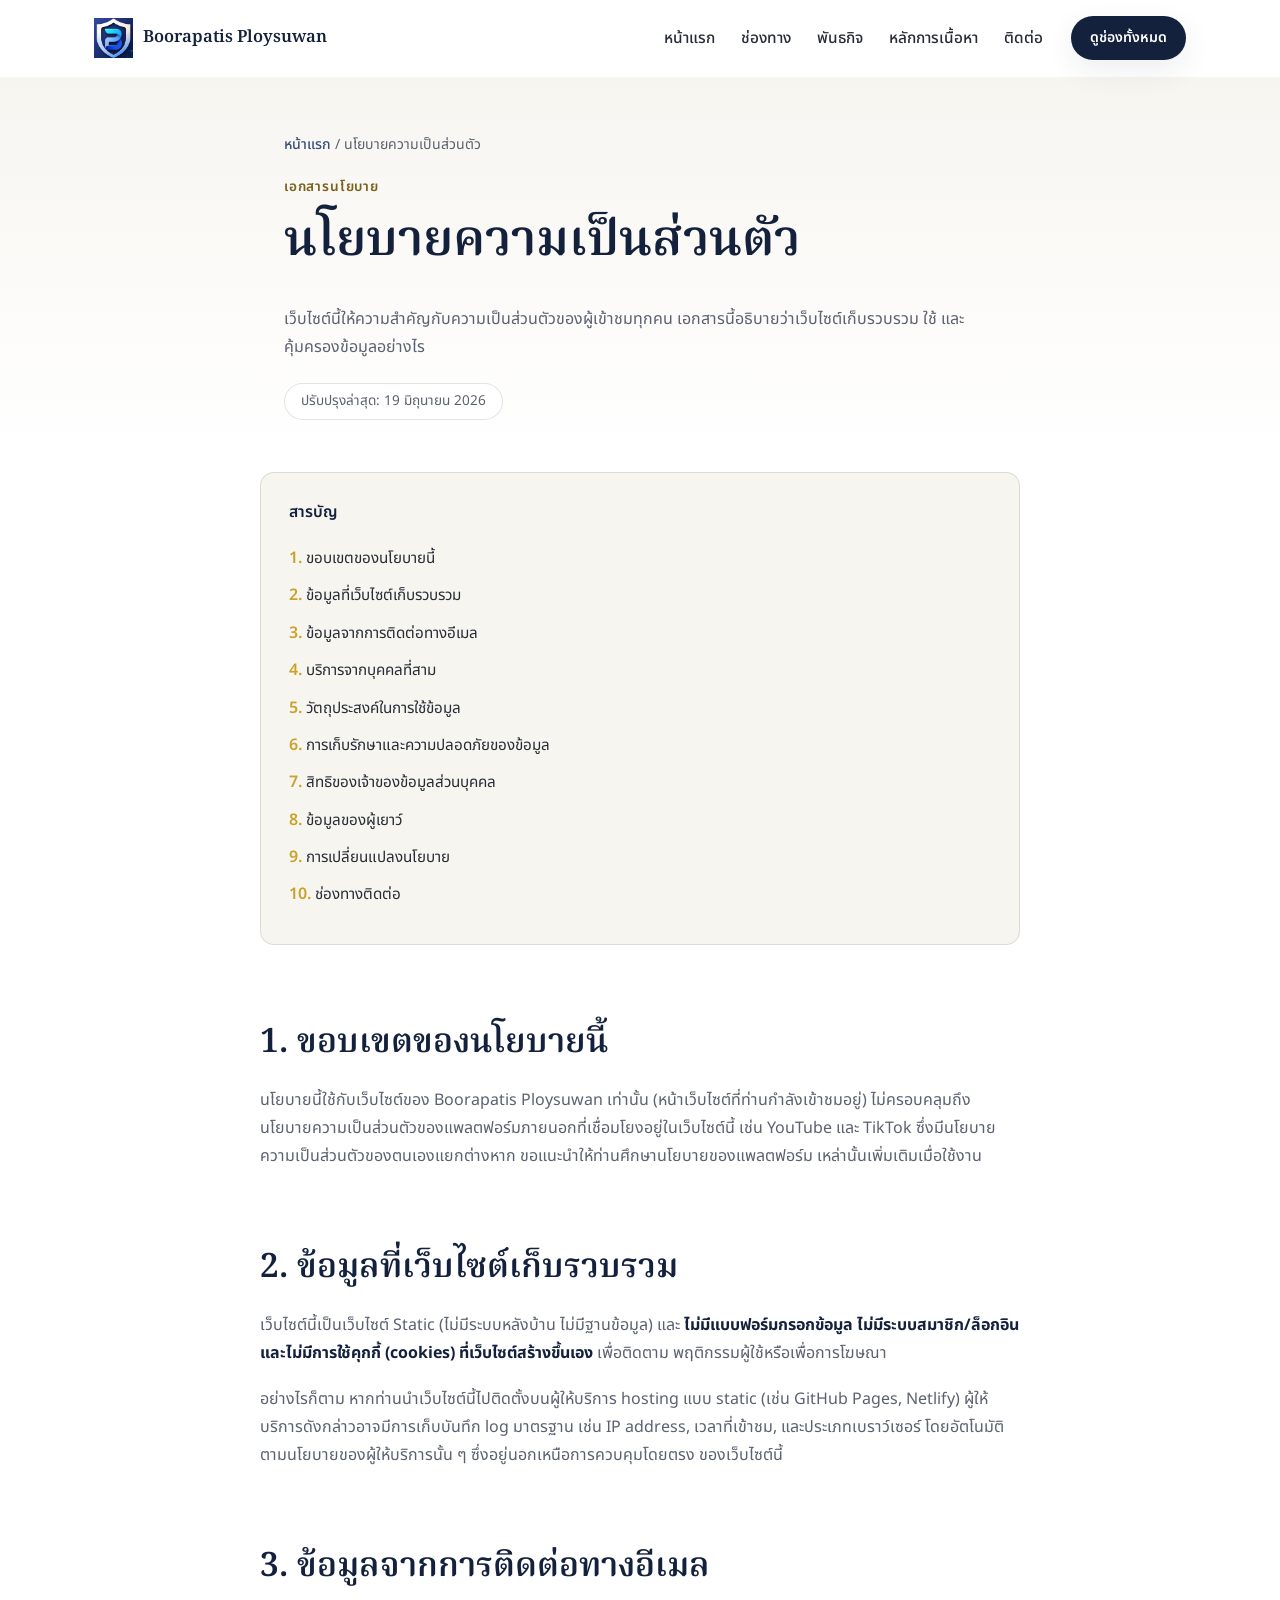
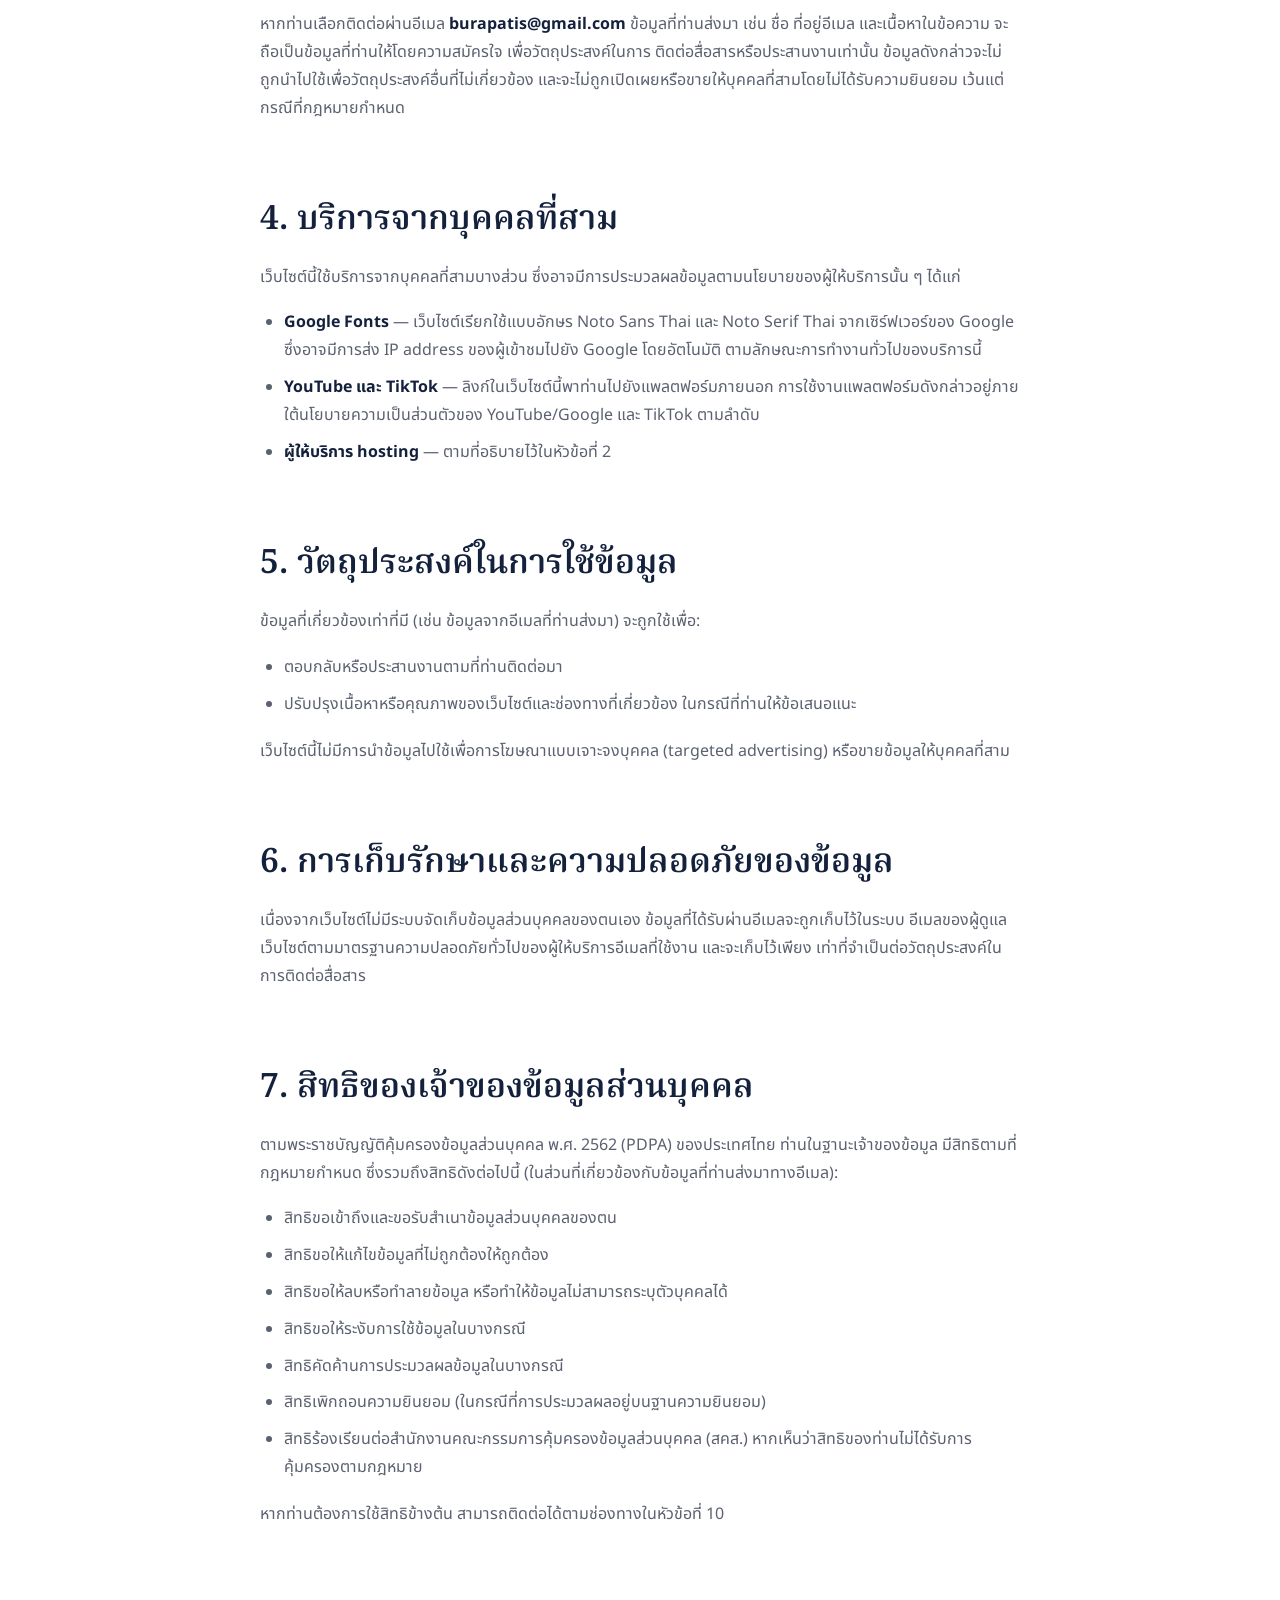
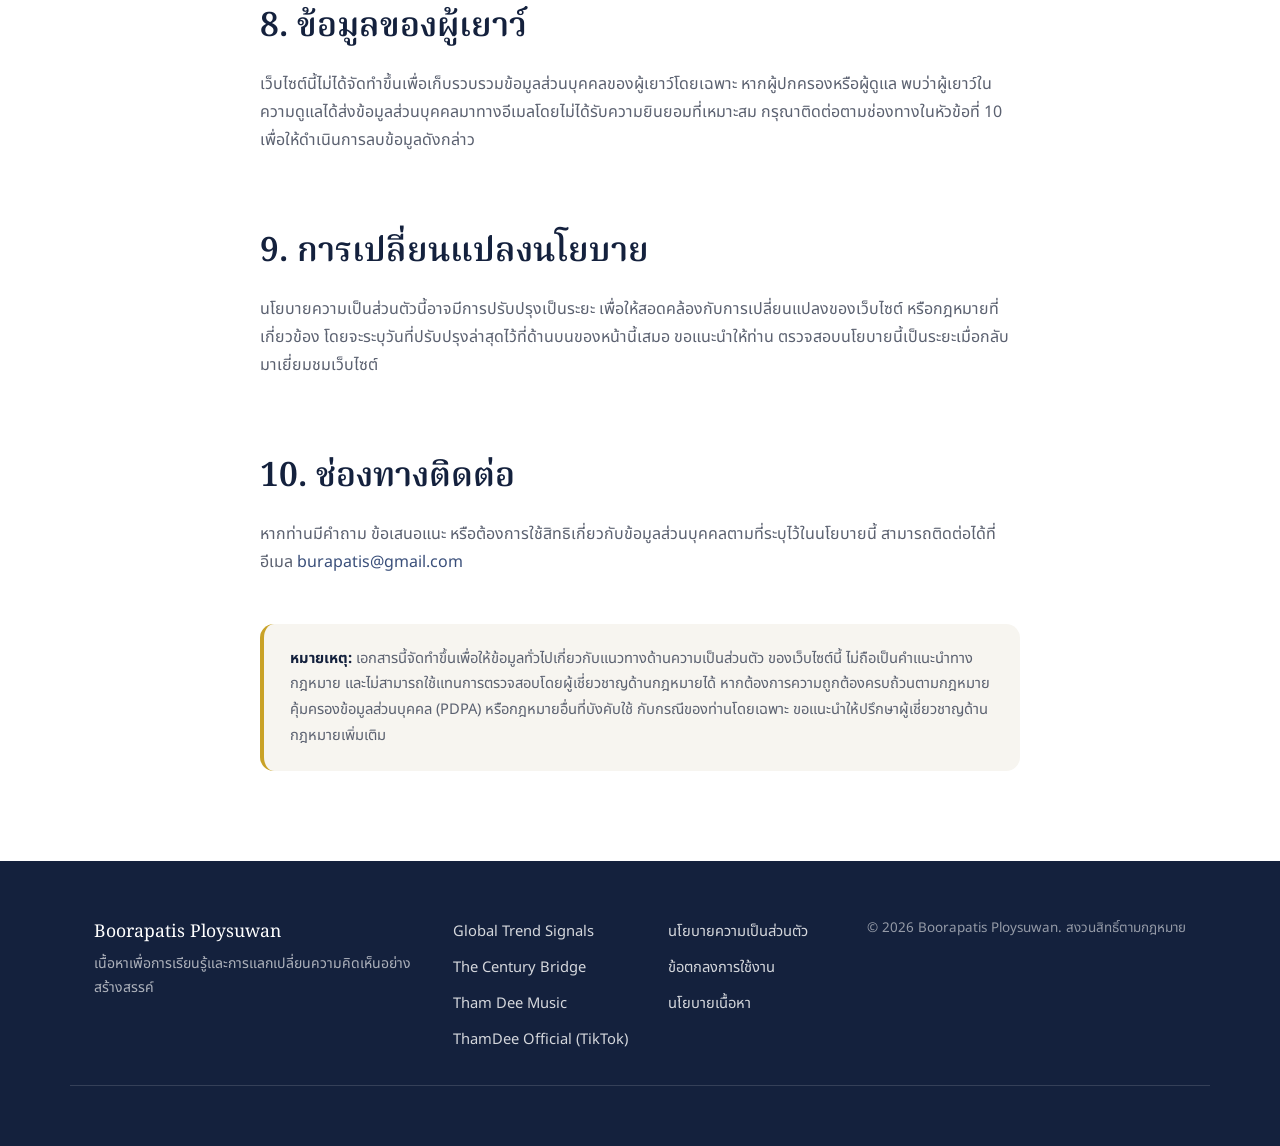
<file: privacy.html>
<!DOCTYPE html>
<html lang="th">
<head>
  <meta charset="UTF-8" />
  <meta name="viewport" content="width=device-width, initial-scale=1.0" />

  <title>นโยบายความเป็นส่วนตัว | Boorapatis Ploysuwan</title>
  <meta name="description" content="นโยบายความเป็นส่วนตัวของเว็บไซต์ Boorapatis Ploysuwan อธิบายการเก็บ ใช้ และคุ้มครองข้อมูลส่วนบุคคล รวมสิทธิของผู้ใช้ตาม PDPA" />
  <meta name="author" content="Boorapatis Ploysuwan" />
  <meta name="robots" content="index, follow" />
  <link rel="canonical" href="https://burapatis.github.io/website-2/privacy.html" />

  <meta property="og:type" content="website" />
  <meta property="og:title" content="นโยบายความเป็นส่วนตัว | Boorapatis Ploysuwan" />
  <meta property="og:description" content="อธิบายการเก็บรวบรวม ใช้ และคุ้มครองข้อมูลส่วนบุคคลบนเว็บไซต์ Boorapatis Ploysuwan" />
  <meta property="og:url" content="https://burapatis.github.io/website-2/privacy.html" />
  <meta property="og:site_name" content="Boorapatis Ploysuwan" />
  <meta property="og:locale" content="th_TH" />

  <link rel="icon" type="image/png" sizes="32x32" href="assets/favicon-32x32.png" />
  <link rel="icon" type="image/png" sizes="16x16" href="assets/favicon-16x16.png" />
  <link rel="apple-touch-icon" sizes="180x180" href="assets/apple-touch-icon.png" />
  <link rel="manifest" href="site.webmanifest" />
  <meta name="theme-color" content="#14213D" />

  <link rel="preconnect" href="https://fonts.googleapis.com" />
  <link rel="preconnect" href="https://fonts.gstatic.com" crossorigin />
  <link href="https://fonts.googleapis.com/css2?family=Noto+Sans+Thai:wght@300;400;500;600;700&family=Noto+Serif+Thai:wght@500;600;700&display=swap" rel="stylesheet" />

  <link rel="stylesheet" href="styles.css" />
</head>
<body>

  <a class="skip-link" href="#main">ข้ามไปยังเนื้อหาหลัก</a>

  <!-- ===================== HEADER / NAV ===================== -->
  <header class="site-header" id="siteHeader">
    <div class="header-inner container">
      <a href="index.html" class="logo" aria-label="Boorapatis Ploysuwan, หน้าแรก">
        <span class="logo-mark" aria-hidden="true">
          <img src="assets/logo.png" alt="" width="39" height="40" />
        </span>
        <span class="logo-text">Boorapatis&nbsp;Ploysuwan</span>
      </a>

      <nav class="main-nav" id="mainNav" aria-label="เมนูหลัก">
        <ul>
          <li><a href="index.html" class="nav-link">หน้าแรก</a></li>
          <li><a href="index.html#channels" class="nav-link">ช่องทาง</a></li>
          <li><a href="index.html#mission" class="nav-link">พันธกิจ</a></li>
          <li><a href="index.html#principles" class="nav-link">หลักการเนื้อหา</a></li>
          <li><a href="index.html#contact" class="nav-link">ติดต่อ</a></li>
        </ul>
        <a href="index.html#channels" class="btn btn-primary btn-small nav-cta">ดูช่องทั้งหมด</a>
      </nav>

      <button class="menu-toggle" id="menuToggle" aria-label="เปิดเมนู" aria-expanded="false" aria-controls="mainNav">
        <span></span><span></span><span></span>
      </button>
    </div>
  </header>

  <main id="main">

    <!-- ===================== PAGE HERO ===================== -->
    <section class="page-hero">
      <div class="container narrow">
        <p class="breadcrumb"><a href="index.html">หน้าแรก</a> / นโยบายความเป็นส่วนตัว</p>
        <p class="eyebrow">เอกสารนโยบาย</p>
        <h1>นโยบายความเป็นส่วนตัว</h1>
        <p>เว็บไซต์นี้ให้ความสำคัญกับความเป็นส่วนตัวของผู้เข้าชมทุกคน เอกสารนี้อธิบายว่าเว็บไซต์เก็บรวบรวม
          ใช้ และคุ้มครองข้อมูลอย่างไร</p>
        <span class="last-updated">ปรับปรุงล่าสุด: 19 มิถุนายน 2026</span>
      </div>
    </section>

    <!-- ===================== CONTENT ===================== -->
    <div class="container narrow legal-content">

      <div class="toc reveal" aria-label="สารบัญ">
        <p class="toc-title">สารบัญ</p>
        <ol>
          <li><a href="#scope">ขอบเขตของนโยบายนี้</a></li>
          <li><a href="#data-collected">ข้อมูลที่เว็บไซต์เก็บรวบรวม</a></li>
          <li><a href="#email">ข้อมูลจากการติดต่อทางอีเมล</a></li>
          <li><a href="#third-party">บริการจากบุคคลที่สาม</a></li>
          <li><a href="#use">วัตถุประสงค์ในการใช้ข้อมูล</a></li>
          <li><a href="#retention">การเก็บรักษาและความปลอดภัยของข้อมูล</a></li>
          <li><a href="#rights">สิทธิของเจ้าของข้อมูลส่วนบุคคล</a></li>
          <li><a href="#children">ข้อมูลของผู้เยาว์</a></li>
          <li><a href="#changes">การเปลี่ยนแปลงนโยบาย</a></li>
          <li><a href="#contact-us">ช่องทางติดต่อ</a></li>
        </ol>
      </div>

      <section id="scope" class="reveal">
        <h2>1. ขอบเขตของนโยบายนี้</h2>
        <p>
          นโยบายนี้ใช้กับเว็บไซต์ของ Boorapatis Ploysuwan เท่านั้น (หน้าเว็บไซต์ที่ท่านกำลังเข้าชมอยู่)
          ไม่ครอบคลุมถึงนโยบายความเป็นส่วนตัวของแพลตฟอร์มภายนอกที่เชื่อมโยงอยู่ในเว็บไซต์นี้ เช่น YouTube
          และ TikTok ซึ่งมีนโยบายความเป็นส่วนตัวของตนเองแยกต่างหาก ขอแนะนำให้ท่านศึกษานโยบายของแพลตฟอร์ม
          เหล่านั้นเพิ่มเติมเมื่อใช้งาน
        </p>
      </section>

      <section id="data-collected" class="reveal">
        <h2>2. ข้อมูลที่เว็บไซต์เก็บรวบรวม</h2>
        <p>
          เว็บไซต์นี้เป็นเว็บไซต์ Static (ไม่มีระบบหลังบ้าน ไม่มีฐานข้อมูล) และ <strong>ไม่มีแบบฟอร์มกรอกข้อมูล
          ไม่มีระบบสมาชิก/ล็อกอิน และไม่มีการใช้คุกกี้ (cookies) ที่เว็บไซต์สร้างขึ้นเอง</strong> เพื่อติดตาม
          พฤติกรรมผู้ใช้หรือเพื่อการโฆษณา
        </p>
        <p>
          อย่างไรก็ตาม หากท่านนำเว็บไซต์นี้ไปติดตั้งบนผู้ให้บริการ hosting แบบ static (เช่น GitHub Pages,
          Netlify) ผู้ให้บริการดังกล่าวอาจมีการเก็บบันทึก log มาตรฐาน เช่น IP address, เวลาที่เข้าชม,
          และประเภทเบราว์เซอร์ โดยอัตโนมัติตามนโยบายของผู้ให้บริการนั้น ๆ ซึ่งอยู่นอกเหนือการควบคุมโดยตรง
          ของเว็บไซต์นี้
        </p>
      </section>

      <section id="email" class="reveal">
        <h2>3. ข้อมูลจากการติดต่อทางอีเมล</h2>
        <p>
          หากท่านเลือกติดต่อผ่านอีเมล <strong>burapatis@gmail.com</strong> ข้อมูลที่ท่านส่งมา เช่น ชื่อ
          ที่อยู่อีเมล และเนื้อหาในข้อความ จะถือเป็นข้อมูลที่ท่านให้โดยความสมัครใจ เพื่อวัตถุประสงค์ในการ
          ติดต่อสื่อสารหรือประสานงานเท่านั้น ข้อมูลดังกล่าวจะไม่ถูกนำไปใช้เพื่อวัตถุประสงค์อื่นที่ไม่เกี่ยวข้อง
          และจะไม่ถูกเปิดเผยหรือขายให้บุคคลที่สามโดยไม่ได้รับความยินยอม เว้นแต่กรณีที่กฎหมายกำหนด
        </p>
      </section>

      <section id="third-party" class="reveal">
        <h2>4. บริการจากบุคคลที่สาม</h2>
        <p>เว็บไซต์นี้ใช้บริการจากบุคคลที่สามบางส่วน ซึ่งอาจมีการประมวลผลข้อมูลตามนโยบายของผู้ให้บริการนั้น ๆ ได้แก่</p>
        <ul>
          <li><strong>Google Fonts</strong> — เว็บไซต์เรียกใช้แบบอักษร Noto Sans Thai และ Noto Serif Thai
            จากเซิร์ฟเวอร์ของ Google ซึ่งอาจมีการส่ง IP address ของผู้เข้าชมไปยัง Google โดยอัตโนมัติ
            ตามลักษณะการทำงานทั่วไปของบริการนี้</li>
          <li><strong>YouTube และ TikTok</strong> — ลิงก์ในเว็บไซต์นี้พาท่านไปยังแพลตฟอร์มภายนอก
            การใช้งานแพลตฟอร์มดังกล่าวอยู่ภายใต้นโยบายความเป็นส่วนตัวของ YouTube/Google และ TikTok ตามลำดับ</li>
          <li><strong>ผู้ให้บริการ hosting</strong> — ตามที่อธิบายไว้ในหัวข้อที่ 2</li>
        </ul>
      </section>

      <section id="use" class="reveal">
        <h2>5. วัตถุประสงค์ในการใช้ข้อมูล</h2>
        <p>ข้อมูลที่เกี่ยวข้องเท่าที่มี (เช่น ข้อมูลจากอีเมลที่ท่านส่งมา) จะถูกใช้เพื่อ:</p>
        <ul>
          <li>ตอบกลับหรือประสานงานตามที่ท่านติดต่อมา</li>
          <li>ปรับปรุงเนื้อหาหรือคุณภาพของเว็บไซต์และช่องทางที่เกี่ยวข้อง ในกรณีที่ท่านให้ข้อเสนอแนะ</li>
        </ul>
        <p>เว็บไซต์นี้ไม่มีการนำข้อมูลไปใช้เพื่อการโฆษณาแบบเจาะจงบุคคล (targeted advertising) หรือขายข้อมูลให้บุคคลที่สาม</p>
      </section>

      <section id="retention" class="reveal">
        <h2>6. การเก็บรักษาและความปลอดภัยของข้อมูล</h2>
        <p>
          เนื่องจากเว็บไซต์ไม่มีระบบจัดเก็บข้อมูลส่วนบุคคลของตนเอง ข้อมูลที่ได้รับผ่านอีเมลจะถูกเก็บไว้ในระบบ
          อีเมลของผู้ดูแลเว็บไซต์ตามมาตรฐานความปลอดภัยทั่วไปของผู้ให้บริการอีเมลที่ใช้งาน และจะเก็บไว้เพียง
          เท่าที่จำเป็นต่อวัตถุประสงค์ในการติดต่อสื่อสาร
        </p>
      </section>

      <section id="rights" class="reveal">
        <h2>7. สิทธิของเจ้าของข้อมูลส่วนบุคคล</h2>
        <p>
          ตามพระราชบัญญัติคุ้มครองข้อมูลส่วนบุคคล พ.ศ. 2562 (PDPA) ของประเทศไทย ท่านในฐานะเจ้าของข้อมูล
          มีสิทธิตามที่กฎหมายกำหนด ซึ่งรวมถึงสิทธิดังต่อไปนี้ (ในส่วนที่เกี่ยวข้องกับข้อมูลที่ท่านส่งมาทางอีเมล):
        </p>
        <ul>
          <li>สิทธิขอเข้าถึงและขอรับสำเนาข้อมูลส่วนบุคคลของตน</li>
          <li>สิทธิขอให้แก้ไขข้อมูลที่ไม่ถูกต้องให้ถูกต้อง</li>
          <li>สิทธิขอให้ลบหรือทำลายข้อมูล หรือทำให้ข้อมูลไม่สามารถระบุตัวบุคคลได้</li>
          <li>สิทธิขอให้ระงับการใช้ข้อมูลในบางกรณี</li>
          <li>สิทธิคัดค้านการประมวลผลข้อมูลในบางกรณี</li>
          <li>สิทธิเพิกถอนความยินยอม (ในกรณีที่การประมวลผลอยู่บนฐานความยินยอม)</li>
          <li>สิทธิร้องเรียนต่อสำนักงานคณะกรรมการคุ้มครองข้อมูลส่วนบุคคล (สคส.) หากเห็นว่าสิทธิของท่านไม่ได้รับการคุ้มครองตามกฎหมาย</li>
        </ul>
        <p>หากท่านต้องการใช้สิทธิข้างต้น สามารถติดต่อได้ตามช่องทางในหัวข้อที่ 10</p>
      </section>

      <section id="children" class="reveal">
        <h2>8. ข้อมูลของผู้เยาว์</h2>
        <p>
          เว็บไซต์นี้ไม่ได้จัดทำขึ้นเพื่อเก็บรวบรวมข้อมูลส่วนบุคคลของผู้เยาว์โดยเฉพาะ หากผู้ปกครองหรือผู้ดูแล
          พบว่าผู้เยาว์ในความดูแลได้ส่งข้อมูลส่วนบุคคลมาทางอีเมลโดยไม่ได้รับความยินยอมที่เหมาะสม
          กรุณาติดต่อตามช่องทางในหัวข้อที่ 10 เพื่อให้ดำเนินการลบข้อมูลดังกล่าว
        </p>
      </section>

      <section id="changes" class="reveal">
        <h2>9. การเปลี่ยนแปลงนโยบาย</h2>
        <p>
          นโยบายความเป็นส่วนตัวนี้อาจมีการปรับปรุงเป็นระยะ เพื่อให้สอดคล้องกับการเปลี่ยนแปลงของเว็บไซต์
          หรือกฎหมายที่เกี่ยวข้อง โดยจะระบุวันที่ปรับปรุงล่าสุดไว้ที่ด้านบนของหน้านี้เสมอ ขอแนะนำให้ท่าน
          ตรวจสอบนโยบายนี้เป็นระยะเมื่อกลับมาเยี่ยมชมเว็บไซต์
        </p>
      </section>

      <section id="contact-us" class="reveal">
        <h2>10. ช่องทางติดต่อ</h2>
        <p>
          หากท่านมีคำถาม ข้อเสนอแนะ หรือต้องการใช้สิทธิเกี่ยวกับข้อมูลส่วนบุคคลตามที่ระบุไว้ในนโยบายนี้
          สามารถติดต่อได้ที่อีเมล
          <a href="mailto:burapatis@gmail.com">burapatis@gmail.com</a>
        </p>
      </section>

      <div class="legal-disclaimer-note reveal">
        <p>
          <strong>หมายเหตุ:</strong> เอกสารนี้จัดทำขึ้นเพื่อให้ข้อมูลทั่วไปเกี่ยวกับแนวทางด้านความเป็นส่วนตัว
          ของเว็บไซต์นี้ ไม่ถือเป็นคำแนะนำทางกฎหมาย และไม่สามารถใช้แทนการตรวจสอบโดยผู้เชี่ยวชาญด้านกฎหมายได้
          หากต้องการความถูกต้องครบถ้วนตามกฎหมายคุ้มครองข้อมูลส่วนบุคคล (PDPA) หรือกฎหมายอื่นที่บังคับใช้
          กับกรณีของท่านโดยเฉพาะ ขอแนะนำให้ปรึกษาผู้เชี่ยวชาญด้านกฎหมายเพิ่มเติม
        </p>
      </div>

    </div>

  </main>

  <!-- ===================== FOOTER ===================== -->
  <footer class="site-footer">
    <div class="container footer-inner">
      <div class="footer-brand">
        <p class="footer-name">Boorapatis Ploysuwan</p>
        <p class="footer-tagline">เนื้อหาเพื่อการเรียนรู้และการแลกเปลี่ยนความคิดเห็นอย่างสร้างสรรค์</p>
      </div>

      <ul class="footer-links">
        <li><a href="https://www.youtube.com/@globaltrendsignals" target="_blank" rel="noopener noreferrer">Global Trend Signals</a></li>
        <li><a href="https://www.youtube.com/@TheCenturyBridge%E0%B8%82%E0%B9%89%E0%B8%B2%E0%B8%A1%E0%B9%80%E0%B8%A7%E0%B8%A5%E0%B8%B2%E0%B8%A1%E0%B8%B2%E0%B9%80%E0%B8%88%E0%B8%AD%E0%B8%81%E0%B8%B1%E0%B8%99" target="_blank" rel="noopener noreferrer">The Century Bridge</a></li>
        <li><a href="https://www.youtube.com/@ThamDeeMusic" target="_blank" rel="noopener noreferrer">Tham Dee Music</a></li>
        <li><a href="https://www.tiktok.com/@thamdee_official" target="_blank" rel="noopener noreferrer">ThamDee Official (TikTok)</a></li>
      </ul>

      <ul class="footer-links footer-legal">
        <li><a href="privacy.html">นโยบายความเป็นส่วนตัว</a></li>
        <li><a href="terms.html">ข้อตกลงการใช้งาน</a></li>
        <li><a href="content-policy.html">นโยบายเนื้อหา</a></li>
      </ul>

      <p class="footer-copy">© <span id="year">2026</span> Boorapatis Ploysuwan. สงวนสิทธิ์ตามกฎหมาย</p>
    </div>
  </footer>

  <button id="backToTop" class="back-to-top" aria-label="กลับขึ้นด้านบน">↑</button>

  <script src="script.js"></script>
</body>
</html>
</file>
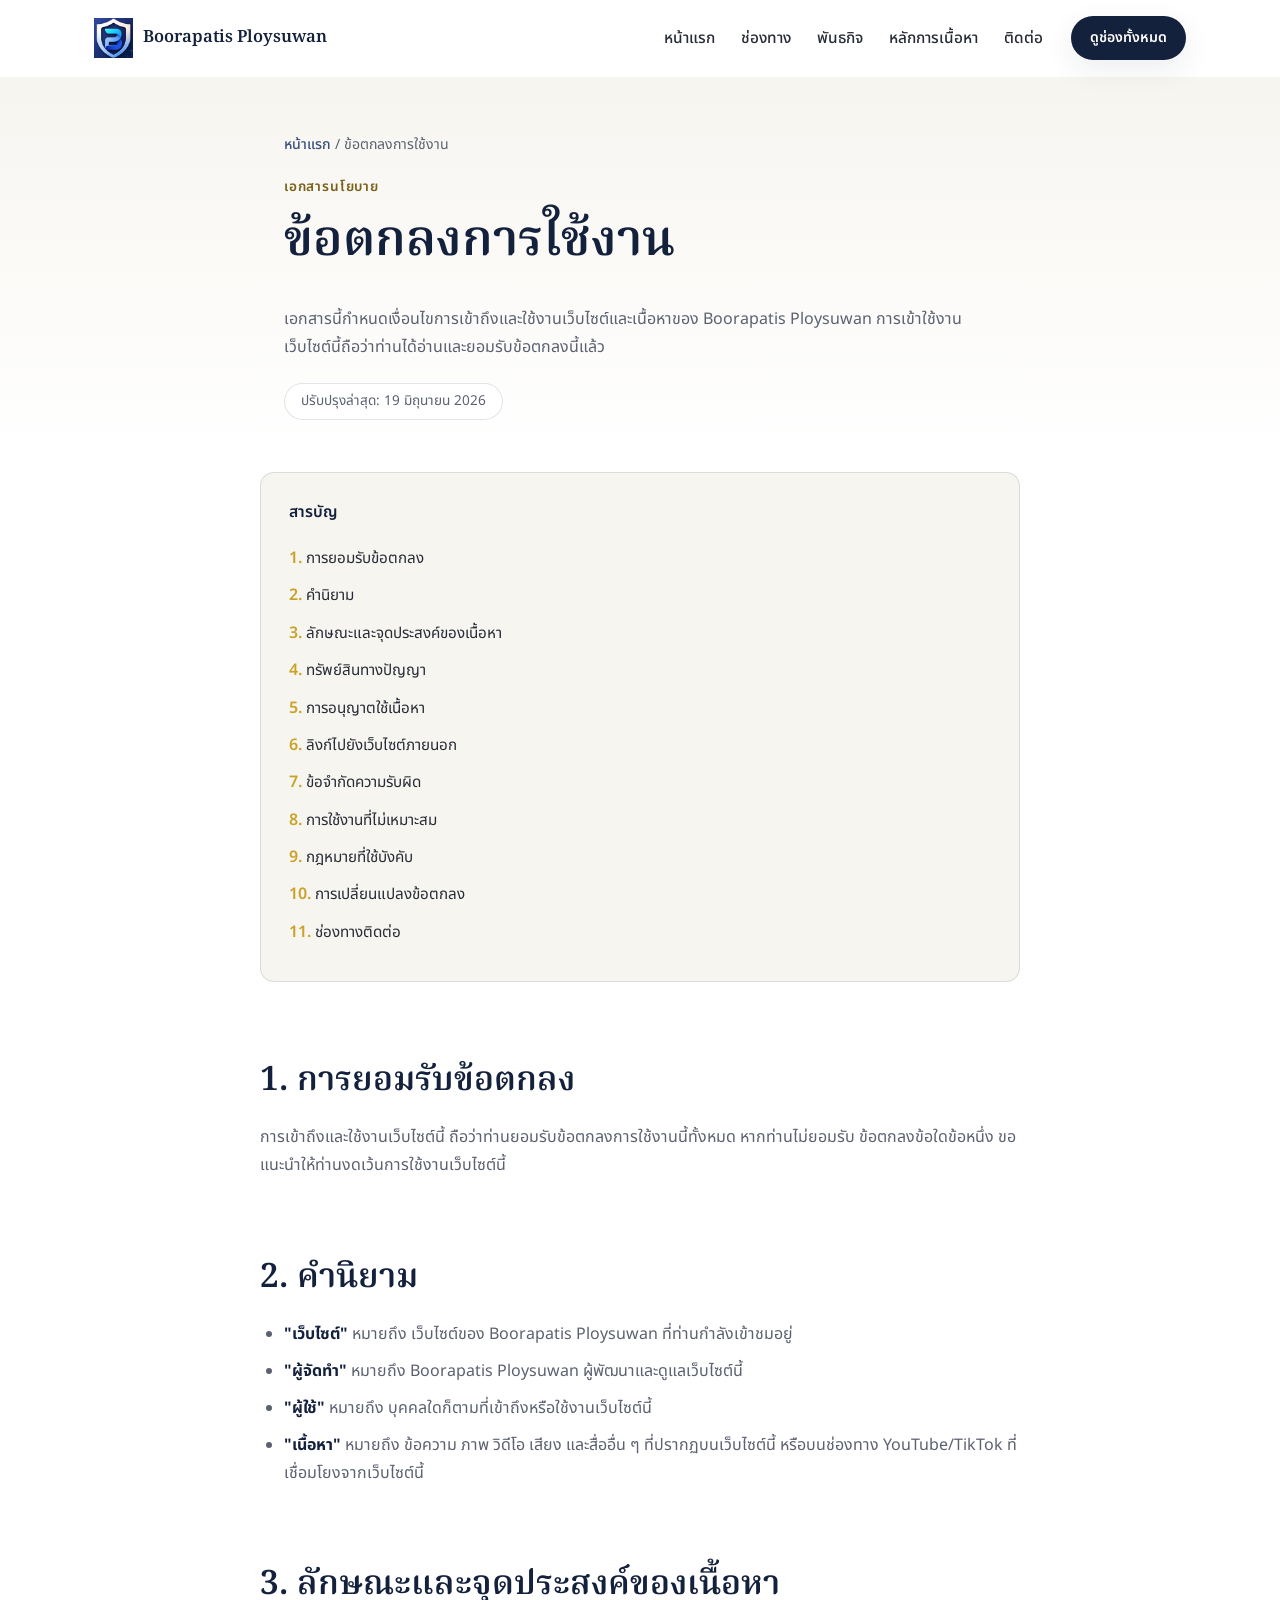
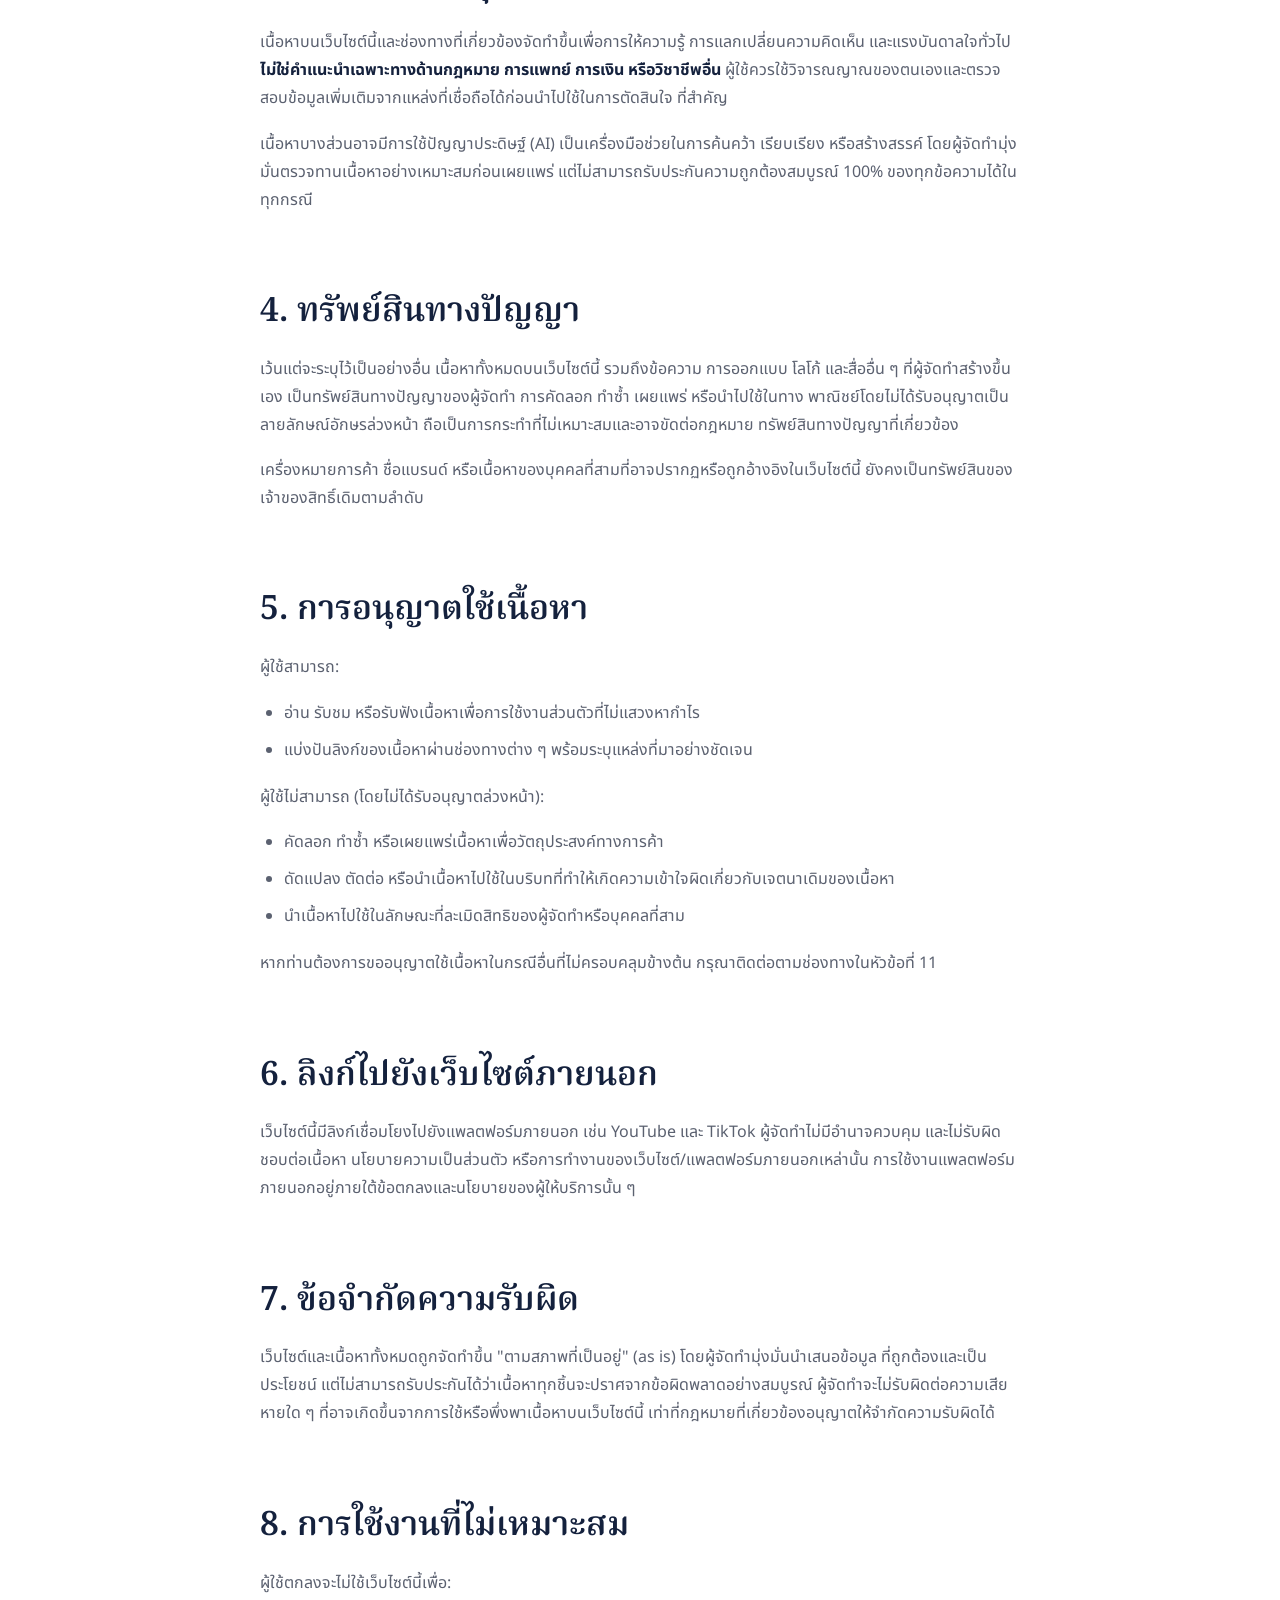
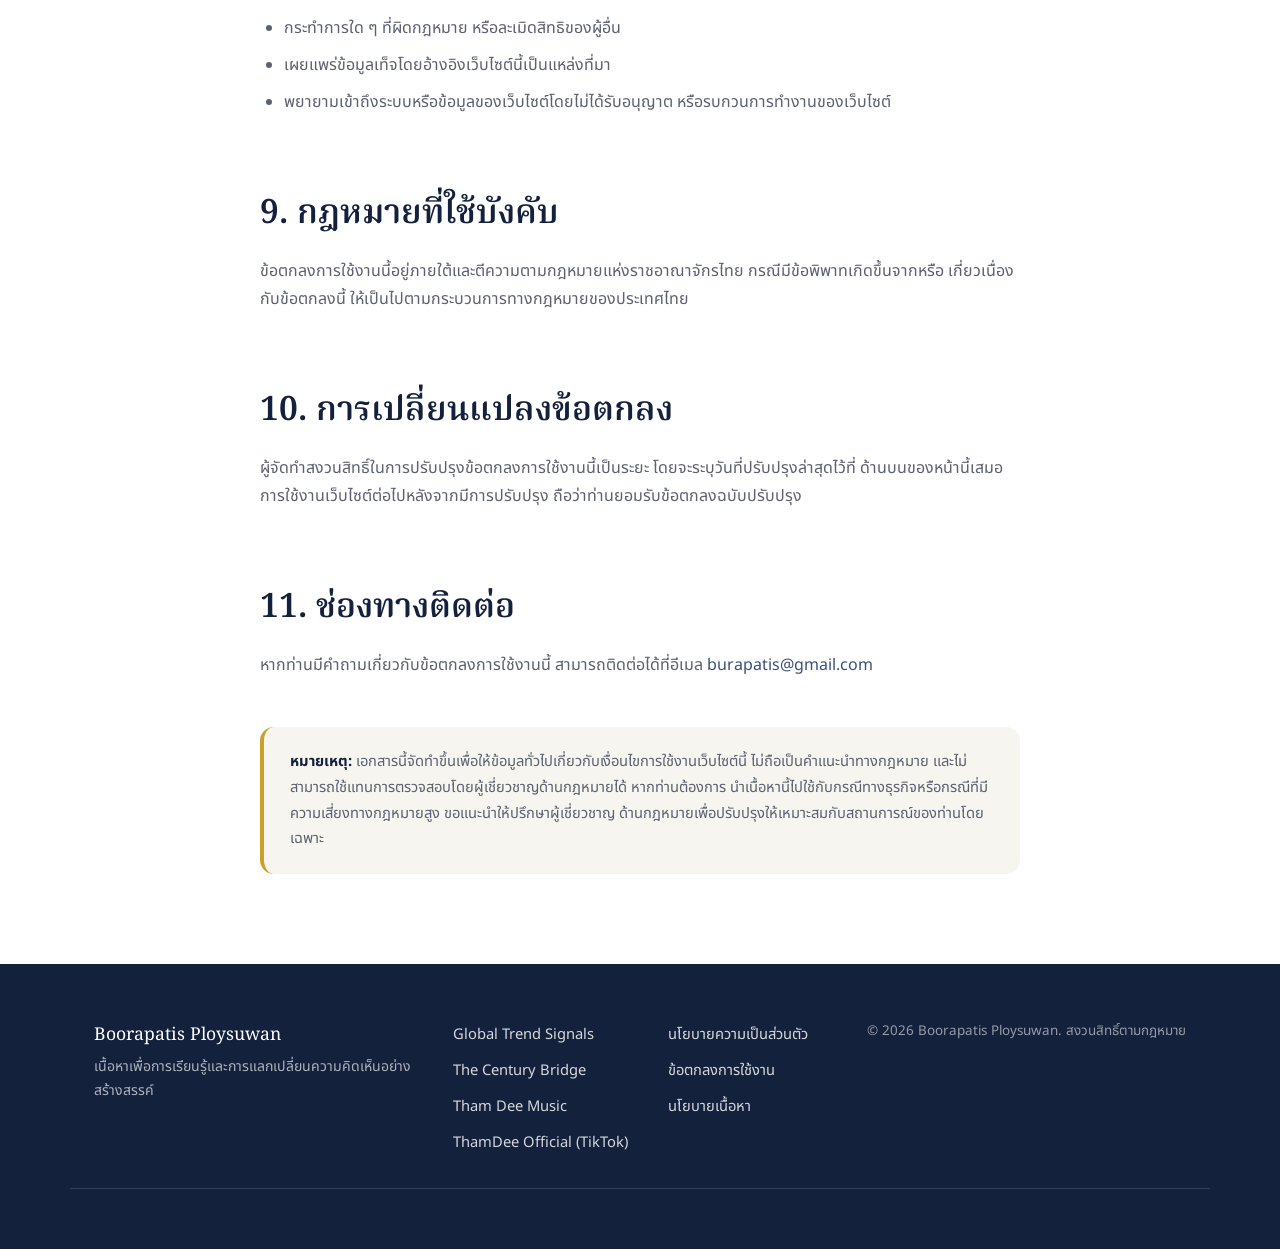
<file: terms.html>
<!DOCTYPE html>
<html lang="th">
<head>
  <meta charset="UTF-8" />
  <meta name="viewport" content="width=device-width, initial-scale=1.0" />

  <title>ข้อตกลงการใช้งาน | Boorapatis Ploysuwan</title>
  <meta name="description" content="ข้อตกลงการใช้งานเว็บไซต์ Boorapatis Ploysuwan ครอบคลุมทรัพย์สินทางปัญญา การอนุญาตใช้เนื้อหา ข้อจำกัดความรับผิด และกฎหมายที่ใช้บังคับ" />
  <meta name="author" content="Boorapatis Ploysuwan" />
  <meta name="robots" content="index, follow" />
  <link rel="canonical" href="https://burapatis.github.io/website-2/terms.html" />

  <meta property="og:type" content="website" />
  <meta property="og:title" content="ข้อตกลงการใช้งาน | Boorapatis Ploysuwan" />
  <meta property="og:description" content="เงื่อนไขและข้อตกลงการใช้งานเว็บไซต์และเนื้อหาของ Boorapatis Ploysuwan" />
  <meta property="og:url" content="https://burapatis.github.io/website-2/terms.html" />
  <meta property="og:site_name" content="Boorapatis Ploysuwan" />
  <meta property="og:locale" content="th_TH" />

  <link rel="icon" type="image/png" sizes="32x32" href="assets/favicon-32x32.png" />
  <link rel="icon" type="image/png" sizes="16x16" href="assets/favicon-16x16.png" />
  <link rel="apple-touch-icon" sizes="180x180" href="assets/apple-touch-icon.png" />
  <link rel="manifest" href="site.webmanifest" />
  <meta name="theme-color" content="#14213D" />

  <link rel="preconnect" href="https://fonts.googleapis.com" />
  <link rel="preconnect" href="https://fonts.gstatic.com" crossorigin />
  <link href="https://fonts.googleapis.com/css2?family=Noto+Sans+Thai:wght@300;400;500;600;700&family=Noto+Serif+Thai:wght@500;600;700&display=swap" rel="stylesheet" />

  <link rel="stylesheet" href="styles.css" />
</head>
<body>

  <a class="skip-link" href="#main">ข้ามไปยังเนื้อหาหลัก</a>

  <!-- ===================== HEADER / NAV ===================== -->
  <header class="site-header" id="siteHeader">
    <div class="header-inner container">
      <a href="index.html" class="logo" aria-label="Boorapatis Ploysuwan, หน้าแรก">
        <span class="logo-mark" aria-hidden="true">
          <img src="assets/logo.png" alt="" width="39" height="40" />
        </span>
        <span class="logo-text">Boorapatis&nbsp;Ploysuwan</span>
      </a>

      <nav class="main-nav" id="mainNav" aria-label="เมนูหลัก">
        <ul>
          <li><a href="index.html" class="nav-link">หน้าแรก</a></li>
          <li><a href="index.html#channels" class="nav-link">ช่องทาง</a></li>
          <li><a href="index.html#mission" class="nav-link">พันธกิจ</a></li>
          <li><a href="index.html#principles" class="nav-link">หลักการเนื้อหา</a></li>
          <li><a href="index.html#contact" class="nav-link">ติดต่อ</a></li>
        </ul>
        <a href="index.html#channels" class="btn btn-primary btn-small nav-cta">ดูช่องทั้งหมด</a>
      </nav>

      <button class="menu-toggle" id="menuToggle" aria-label="เปิดเมนู" aria-expanded="false" aria-controls="mainNav">
        <span></span><span></span><span></span>
      </button>
    </div>
  </header>

  <main id="main">

    <!-- ===================== PAGE HERO ===================== -->
    <section class="page-hero">
      <div class="container narrow">
        <p class="breadcrumb"><a href="index.html">หน้าแรก</a> / ข้อตกลงการใช้งาน</p>
        <p class="eyebrow">เอกสารนโยบาย</p>
        <h1>ข้อตกลงการใช้งาน</h1>
        <p>เอกสารนี้กำหนดเงื่อนไขการเข้าถึงและใช้งานเว็บไซต์และเนื้อหาของ Boorapatis Ploysuwan
          การเข้าใช้งานเว็บไซต์นี้ถือว่าท่านได้อ่านและยอมรับข้อตกลงนี้แล้ว</p>
        <span class="last-updated">ปรับปรุงล่าสุด: 19 มิถุนายน 2026</span>
      </div>
    </section>

    <!-- ===================== CONTENT ===================== -->
    <div class="container narrow legal-content">

      <div class="toc reveal" aria-label="สารบัญ">
        <p class="toc-title">สารบัญ</p>
        <ol>
          <li><a href="#acceptance">การยอมรับข้อตกลง</a></li>
          <li><a href="#definitions">คำนิยาม</a></li>
          <li><a href="#nature">ลักษณะและจุดประสงค์ของเนื้อหา</a></li>
          <li><a href="#ip">ทรัพย์สินทางปัญญา</a></li>
          <li><a href="#license">การอนุญาตใช้เนื้อหา</a></li>
          <li><a href="#external-links">ลิงก์ไปยังเว็บไซต์ภายนอก</a></li>
          <li><a href="#liability">ข้อจำกัดความรับผิด</a></li>
          <li><a href="#prohibited">การใช้งานที่ไม่เหมาะสม</a></li>
          <li><a href="#law">กฎหมายที่ใช้บังคับ</a></li>
          <li><a href="#changes">การเปลี่ยนแปลงข้อตกลง</a></li>
          <li><a href="#contact-us">ช่องทางติดต่อ</a></li>
        </ol>
      </div>

      <section id="acceptance" class="reveal">
        <h2>1. การยอมรับข้อตกลง</h2>
        <p>
          การเข้าถึงและใช้งานเว็บไซต์นี้ ถือว่าท่านยอมรับข้อตกลงการใช้งานนี้ทั้งหมด หากท่านไม่ยอมรับ
          ข้อตกลงข้อใดข้อหนึ่ง ขอแนะนำให้ท่านงดเว้นการใช้งานเว็บไซต์นี้
        </p>
      </section>

      <section id="definitions" class="reveal">
        <h2>2. คำนิยาม</h2>
        <ul>
          <li><strong>"เว็บไซต์"</strong> หมายถึง เว็บไซต์ของ Boorapatis Ploysuwan ที่ท่านกำลังเข้าชมอยู่</li>
          <li><strong>"ผู้จัดทำ"</strong> หมายถึง Boorapatis Ploysuwan ผู้พัฒนาและดูแลเว็บไซต์นี้</li>
          <li><strong>"ผู้ใช้"</strong> หมายถึง บุคคลใดก็ตามที่เข้าถึงหรือใช้งานเว็บไซต์นี้</li>
          <li><strong>"เนื้อหา"</strong> หมายถึง ข้อความ ภาพ วิดีโอ เสียง และสื่ออื่น ๆ ที่ปรากฏบนเว็บไซต์นี้
            หรือบนช่องทาง YouTube/TikTok ที่เชื่อมโยงจากเว็บไซต์นี้</li>
        </ul>
      </section>

      <section id="nature" class="reveal">
        <h2>3. ลักษณะและจุดประสงค์ของเนื้อหา</h2>
        <p>
          เนื้อหาบนเว็บไซต์นี้และช่องทางที่เกี่ยวข้องจัดทำขึ้นเพื่อการให้ความรู้ การแลกเปลี่ยนความคิดเห็น
          และแรงบันดาลใจทั่วไป <strong>ไม่ใช่คำแนะนำเฉพาะทางด้านกฎหมาย การแพทย์ การเงิน หรือวิชาชีพอื่น</strong>
          ผู้ใช้ควรใช้วิจารณญาณของตนเองและตรวจสอบข้อมูลเพิ่มเติมจากแหล่งที่เชื่อถือได้ก่อนนำไปใช้ในการตัดสินใจ
          ที่สำคัญ
        </p>
        <p>
          เนื้อหาบางส่วนอาจมีการใช้ปัญญาประดิษฐ์ (AI) เป็นเครื่องมือช่วยในการค้นคว้า เรียบเรียง หรือสร้างสรรค์
          โดยผู้จัดทำมุ่งมั่นตรวจทานเนื้อหาอย่างเหมาะสมก่อนเผยแพร่ แต่ไม่สามารถรับประกันความถูกต้องสมบูรณ์
          100% ของทุกข้อความได้ในทุกกรณี
        </p>
      </section>

      <section id="ip" class="reveal">
        <h2>4. ทรัพย์สินทางปัญญา</h2>
        <p>
          เว้นแต่จะระบุไว้เป็นอย่างอื่น เนื้อหาทั้งหมดบนเว็บไซต์นี้ รวมถึงข้อความ การออกแบบ โลโก้ และสื่ออื่น ๆ
          ที่ผู้จัดทำสร้างขึ้นเอง เป็นทรัพย์สินทางปัญญาของผู้จัดทำ การคัดลอก ทำซ้ำ เผยแพร่ หรือนำไปใช้ในทาง
          พาณิชย์โดยไม่ได้รับอนุญาตเป็นลายลักษณ์อักษรล่วงหน้า ถือเป็นการกระทำที่ไม่เหมาะสมและอาจขัดต่อกฎหมาย
          ทรัพย์สินทางปัญญาที่เกี่ยวข้อง
        </p>
        <p>
          เครื่องหมายการค้า ชื่อแบรนด์ หรือเนื้อหาของบุคคลที่สามที่อาจปรากฏหรือถูกอ้างอิงในเว็บไซต์นี้
          ยังคงเป็นทรัพย์สินของเจ้าของสิทธิ์เดิมตามลำดับ
        </p>
      </section>

      <section id="license" class="reveal">
        <h2>5. การอนุญาตใช้เนื้อหา</h2>
        <p>ผู้ใช้สามารถ:</p>
        <ul>
          <li>อ่าน รับชม หรือรับฟังเนื้อหาเพื่อการใช้งานส่วนตัวที่ไม่แสวงหากำไร</li>
          <li>แบ่งปันลิงก์ของเนื้อหาผ่านช่องทางต่าง ๆ พร้อมระบุแหล่งที่มาอย่างชัดเจน</li>
        </ul>
        <p>ผู้ใช้ไม่สามารถ (โดยไม่ได้รับอนุญาตล่วงหน้า):</p>
        <ul>
          <li>คัดลอก ทำซ้ำ หรือเผยแพร่เนื้อหาเพื่อวัตถุประสงค์ทางการค้า</li>
          <li>ดัดแปลง ตัดต่อ หรือนำเนื้อหาไปใช้ในบริบทที่ทำให้เกิดความเข้าใจผิดเกี่ยวกับเจตนาเดิมของเนื้อหา</li>
          <li>นำเนื้อหาไปใช้ในลักษณะที่ละเมิดสิทธิของผู้จัดทำหรือบุคคลที่สาม</li>
        </ul>
        <p>หากท่านต้องการขออนุญาตใช้เนื้อหาในกรณีอื่นที่ไม่ครอบคลุมข้างต้น กรุณาติดต่อตามช่องทางในหัวข้อที่ 11</p>
      </section>

      <section id="external-links" class="reveal">
        <h2>6. ลิงก์ไปยังเว็บไซต์ภายนอก</h2>
        <p>
          เว็บไซต์นี้มีลิงก์เชื่อมโยงไปยังแพลตฟอร์มภายนอก เช่น YouTube และ TikTok ผู้จัดทำไม่มีอำนาจควบคุม
          และไม่รับผิดชอบต่อเนื้อหา นโยบายความเป็นส่วนตัว หรือการทำงานของเว็บไซต์/แพลตฟอร์มภายนอกเหล่านั้น
          การใช้งานแพลตฟอร์มภายนอกอยู่ภายใต้ข้อตกลงและนโยบายของผู้ให้บริการนั้น ๆ
        </p>
      </section>

      <section id="liability" class="reveal">
        <h2>7. ข้อจำกัดความรับผิด</h2>
        <p>
          เว็บไซต์และเนื้อหาทั้งหมดถูกจัดทำขึ้น "ตามสภาพที่เป็นอยู่" (as is) โดยผู้จัดทำมุ่งมั่นนำเสนอข้อมูล
          ที่ถูกต้องและเป็นประโยชน์ แต่ไม่สามารถรับประกันได้ว่าเนื้อหาทุกชิ้นจะปราศจากข้อผิดพลาดอย่างสมบูรณ์
          ผู้จัดทำจะไม่รับผิดต่อความเสียหายใด ๆ ที่อาจเกิดขึ้นจากการใช้หรือพึ่งพาเนื้อหาบนเว็บไซต์นี้
          เท่าที่กฎหมายที่เกี่ยวข้องอนุญาตให้จำกัดความรับผิดได้
        </p>
      </section>

      <section id="prohibited" class="reveal">
        <h2>8. การใช้งานที่ไม่เหมาะสม</h2>
        <p>ผู้ใช้ตกลงจะไม่ใช้เว็บไซต์นี้เพื่อ:</p>
        <ul>
          <li>กระทำการใด ๆ ที่ผิดกฎหมาย หรือละเมิดสิทธิของผู้อื่น</li>
          <li>เผยแพร่ข้อมูลเท็จโดยอ้างอิงเว็บไซต์นี้เป็นแหล่งที่มา</li>
          <li>พยายามเข้าถึงระบบหรือข้อมูลของเว็บไซต์โดยไม่ได้รับอนุญาต หรือรบกวนการทำงานของเว็บไซต์</li>
        </ul>
      </section>

      <section id="law" class="reveal">
        <h2>9. กฎหมายที่ใช้บังคับ</h2>
        <p>
          ข้อตกลงการใช้งานนี้อยู่ภายใต้และตีความตามกฎหมายแห่งราชอาณาจักรไทย กรณีมีข้อพิพาทเกิดขึ้นจากหรือ
          เกี่ยวเนื่องกับข้อตกลงนี้ ให้เป็นไปตามกระบวนการทางกฎหมายของประเทศไทย
        </p>
      </section>

      <section id="changes" class="reveal">
        <h2>10. การเปลี่ยนแปลงข้อตกลง</h2>
        <p>
          ผู้จัดทำสงวนสิทธิ์ในการปรับปรุงข้อตกลงการใช้งานนี้เป็นระยะ โดยจะระบุวันที่ปรับปรุงล่าสุดไว้ที่
          ด้านบนของหน้านี้เสมอ การใช้งานเว็บไซต์ต่อไปหลังจากมีการปรับปรุง ถือว่าท่านยอมรับข้อตกลงฉบับปรับปรุง
        </p>
      </section>

      <section id="contact-us" class="reveal">
        <h2>11. ช่องทางติดต่อ</h2>
        <p>
          หากท่านมีคำถามเกี่ยวกับข้อตกลงการใช้งานนี้ สามารถติดต่อได้ที่อีเมล
          <a href="mailto:burapatis@gmail.com">burapatis@gmail.com</a>
        </p>
      </section>

      <div class="legal-disclaimer-note reveal">
        <p>
          <strong>หมายเหตุ:</strong> เอกสารนี้จัดทำขึ้นเพื่อให้ข้อมูลทั่วไปเกี่ยวกับเงื่อนไขการใช้งานเว็บไซต์นี้
          ไม่ถือเป็นคำแนะนำทางกฎหมาย และไม่สามารถใช้แทนการตรวจสอบโดยผู้เชี่ยวชาญด้านกฎหมายได้ หากท่านต้องการ
          นำเนื้อหานี้ไปใช้กับกรณีทางธุรกิจหรือกรณีที่มีความเสี่ยงทางกฎหมายสูง ขอแนะนำให้ปรึกษาผู้เชี่ยวชาญ
          ด้านกฎหมายเพื่อปรับปรุงให้เหมาะสมกับสถานการณ์ของท่านโดยเฉพาะ
        </p>
      </div>

    </div>

  </main>

  <!-- ===================== FOOTER ===================== -->
  <footer class="site-footer">
    <div class="container footer-inner">
      <div class="footer-brand">
        <p class="footer-name">Boorapatis Ploysuwan</p>
        <p class="footer-tagline">เนื้อหาเพื่อการเรียนรู้และการแลกเปลี่ยนความคิดเห็นอย่างสร้างสรรค์</p>
      </div>

      <ul class="footer-links">
        <li><a href="https://www.youtube.com/@globaltrendsignals" target="_blank" rel="noopener noreferrer">Global Trend Signals</a></li>
        <li><a href="https://www.youtube.com/@TheCenturyBridge%E0%B8%82%E0%B9%89%E0%B8%B2%E0%B8%A1%E0%B9%80%E0%B8%A7%E0%B8%A5%E0%B8%B2%E0%B8%A1%E0%B8%B2%E0%B9%80%E0%B8%88%E0%B8%AD%E0%B8%81%E0%B8%B1%E0%B8%99" target="_blank" rel="noopener noreferrer">The Century Bridge</a></li>
        <li><a href="https://www.youtube.com/@ThamDeeMusic" target="_blank" rel="noopener noreferrer">Tham Dee Music</a></li>
        <li><a href="https://www.tiktok.com/@thamdee_official" target="_blank" rel="noopener noreferrer">ThamDee Official (TikTok)</a></li>
      </ul>

      <ul class="footer-links footer-legal">
        <li><a href="privacy.html">นโยบายความเป็นส่วนตัว</a></li>
        <li><a href="terms.html">ข้อตกลงการใช้งาน</a></li>
        <li><a href="content-policy.html">นโยบายเนื้อหา</a></li>
      </ul>

      <p class="footer-copy">© <span id="year">2026</span> Boorapatis Ploysuwan. สงวนสิทธิ์ตามกฎหมาย</p>
    </div>
  </footer>

  <button id="backToTop" class="back-to-top" aria-label="กลับขึ้นด้านบน">↑</button>

  <script src="script.js"></script>
</body>
</html>
</file>
<file: styles.css>
/* =========================================================
   Boorapatis Ploysuwan — Stylesheet
   โทนสี: navy ink + indigo + warm gold + teal + terracotta
   ฟอนต์: Noto Serif Thai (display) + Noto Sans Thai (body)
   ========================================================= */

:root {
  /* ---- Color tokens ---- */
  --color-ink: #14213D;        /* navy หลัก: header, ข้อความเข้ม */
  --color-indigo: #3A4F7A;     /* รอง: ลิงก์, accent */
  --color-gold: #C9A227;       /* CTA / ไฮไลต์ */
  --color-gold-text: #7A6018;  /* eyebrow บนพื้นอ่อน — ผ่าน WCAG AA */
  --color-paper: #F7F5F0;      /* พื้นหลังโทนอุ่น */
  --color-white: #FFFFFF;
  --color-text: #262B36;
  --color-text-soft: #5B6170;
  --color-border: rgba(20, 33, 61, 0.12);

  /* ---- Channel accent colors (encode content category) ---- */
  --color-channel-1: #3A4F7A;  /* Global Trend Signals: indigo = เทคโนโลยี/แนวโน้ม */
  --color-channel-2: #C9A227;  /* The Century Bridge: gold = อบอุ่น/ข้ามรุ่น */
  --color-channel-3: #1F6F66;  /* Tham Dee Music: teal = สร้างสรรค์ */
  --color-channel-4: #B5533C;  /* TikTok: terracotta = สั้น กระชับ มีพลัง */

  /* ---- Type ---- */
  --font-display: 'Noto Serif Thai', 'Times New Roman', serif;
  --font-body: 'Noto Sans Thai', system-ui, -apple-system, sans-serif;

  /* ---- Layout ---- */
  --container-w: 1140px;
  --radius-md: 14px;
  --radius-lg: 22px;
  --shadow-soft: 0 10px 30px rgba(20, 33, 61, 0.08);
  --shadow-hover: 0 16px 40px rgba(20, 33, 61, 0.14);
  --transition: 220ms ease;
}

/* ---------------------------------------------------------
   Reset & base
   --------------------------------------------------------- */
* { box-sizing: border-box; }
html { scroll-behavior: smooth; }

body {
  margin: 0;
  font-family: var(--font-body);
  color: var(--color-text);
  background: var(--color-white);
  line-height: 1.75;
  -webkit-font-smoothing: antialiased;
}

img, svg { max-width: 100%; display: block; }

h1, h2, h3 {
  font-family: var(--font-display);
  color: var(--color-ink);
  line-height: 1.3;
  margin: 0 0 0.6em;
}

h1 { font-size: clamp(2rem, 4.4vw, 3.1rem); font-weight: 600; }
h2 { font-size: clamp(1.5rem, 2.8vw, 2.1rem); font-weight: 600; }
h3 { font-size: 1.15rem; font-weight: 600; margin-bottom: 0.4em; }

p { margin: 0 0 1em; color: var(--color-text-soft); }

a { color: var(--color-indigo); text-decoration: none; }

ul, ol { margin: 0; padding: 0; }

.container {
  max-width: var(--container-w);
  margin: 0 auto;
  padding: 0 24px;
}
.container.narrow { max-width: 760px; }

.section { padding: 88px 0; }

.eyebrow {
  font-size: 0.85rem;
  font-weight: 600;
  letter-spacing: 0.06em;
  color: var(--color-gold-text);
  text-transform: uppercase;
  margin: 0 0 0.8em;
}

.section-head { max-width: 640px; margin: 0 auto 48px; text-align: center; }
.section-head.reveal, .container.narrow.reveal { text-align: left; }
.section .section-head { text-align: center; }
.section-lead { font-size: 1.05rem; }

.skip-link {
  position: absolute;
  left: -999px;
  top: 0;
  background: var(--color-ink);
  color: var(--color-white);
  padding: 10px 16px;
  z-index: 200;
}
.skip-link:focus { left: 12px; top: 12px; }

/* Visible focus state for accessibility */
a:focus-visible,
button:focus-visible {
  outline: 3px solid var(--color-gold);
  outline-offset: 2px;
}

/* ---------------------------------------------------------
   Buttons
   --------------------------------------------------------- */
.btn {
  display: inline-flex;
  align-items: center;
  gap: 8px;
  font-family: var(--font-body);
  font-weight: 600;
  font-size: 0.98rem;
  padding: 13px 26px;
  border-radius: 999px;
  border: 1.5px solid transparent;
  cursor: pointer;
  transition: transform var(--transition), box-shadow var(--transition), background var(--transition), color var(--transition);
}
.btn:hover { transform: translateY(-2px); }

.btn-primary {
  background: var(--color-ink);
  color: var(--color-white);
  box-shadow: var(--shadow-soft);
}
.btn-primary:hover { background: #1c2d52; box-shadow: var(--shadow-hover); }

.btn-ghost {
  background: transparent;
  color: var(--color-ink);
  border-color: var(--color-border);
}
.btn-ghost:hover { background: var(--color-paper); }

.btn-outline {
  background: transparent;
  color: var(--accent, var(--color-indigo));
  border-color: var(--accent, var(--color-indigo));
  font-size: 0.92rem;
  padding: 10px 20px;
}
.btn-outline:hover { background: var(--accent, var(--color-indigo)); color: var(--color-white); }

.btn-small { padding: 9px 18px; font-size: 0.88rem; }

/* ---------------------------------------------------------
   Header / Nav
   --------------------------------------------------------- */
.site-header {
  position: sticky;
  top: 0;
  z-index: 100;
  background: rgba(255, 255, 255, 0.92);
  backdrop-filter: blur(8px);
  border-bottom: 1px solid transparent;
  transition: border-color var(--transition), box-shadow var(--transition);
}
.site-header.is-scrolled {
  border-color: var(--color-border);
  box-shadow: 0 4px 18px rgba(20, 33, 61, 0.06);
}

.header-inner {
  display: flex;
  align-items: center;
  justify-content: space-between;
  height: 76px;
}

.logo {
  display: flex;
  align-items: center;
  gap: 10px;
  color: var(--color-ink);
}
.logo-mark {
  flex-shrink: 0;
  line-height: 0;
}
.logo-mark img {
  display: block;
  width: auto;
  height: 40px;
}
.logo-text {
  font-family: var(--font-display);
  font-weight: 600;
  font-size: 1.05rem;
}

.main-nav {
  display: flex;
  align-items: center;
  gap: 28px;
}
.main-nav ul {
  display: flex;
  gap: 26px;
  list-style: none;
}
.nav-link {
  color: var(--color-text);
  font-weight: 500;
  font-size: 0.96rem;
  position: relative;
  padding: 6px 0;
}
.nav-link::after {
  content: "";
  position: absolute;
  left: 0; right: 0; bottom: 0;
  height: 2px;
  background: var(--color-gold);
  transform: scaleX(0);
  transition: transform var(--transition);
}
.nav-link:hover::after,
.nav-link.is-active::after { transform: scaleX(1); }
.nav-link.is-active { color: var(--color-ink); font-weight: 600; }

.menu-toggle {
  display: none;
  flex-direction: column;
  justify-content: center;
  gap: 5px;
  width: 40px;
  height: 40px;
  background: none;
  border: none;
  cursor: pointer;
}
.menu-toggle span {
  display: block;
  height: 2px;
  background: var(--color-ink);
  border-radius: 2px;
  transition: transform var(--transition), opacity var(--transition);
}
.menu-toggle[aria-expanded="true"] span:nth-child(1) { transform: translateY(7px) rotate(45deg); }
.menu-toggle[aria-expanded="true"] span:nth-child(2) { opacity: 0; }
.menu-toggle[aria-expanded="true"] span:nth-child(3) { transform: translateY(-7px) rotate(-45deg); }

/* ---------------------------------------------------------
   Hero
   --------------------------------------------------------- */
.hero {
  position: relative;
  padding: 96px 0 0;
  overflow: hidden;
  background: linear-gradient(180deg, var(--color-paper) 0%, var(--color-white) 100%);
}
.hero-inner { position: relative; z-index: 2; max-width: 760px; padding-bottom: 64px; }

.hero-bg { position: absolute; inset: 0; z-index: 1; }
.blob {
  position: absolute;
  border-radius: 50%;
  filter: blur(60px);
  opacity: 0.35;
}
.blob-1 {
  width: 420px; height: 420px;
  background: radial-gradient(circle, var(--color-gold), transparent 70%);
  top: -120px; right: -80px;
}
.blob-2 {
  width: 360px; height: 360px;
  background: radial-gradient(circle, var(--color-indigo), transparent 70%);
  bottom: -160px; right: 220px;
}

.hero-title { margin-bottom: 0.5em; }
.hero-lead { font-size: 1.1rem; max-width: 620px; }
.hero-actions { display: flex; flex-wrap: wrap; gap: 14px; margin-top: 28px; }

/* Signal / waveform divider — signature element bridging
   "Global Trend Signals" (data signal) and "Tham Dee Music" (waveform) */
.signal-divider {
  position: relative;
  color: var(--color-gold);
  line-height: 0;
}
.signal-divider-alt { color: var(--color-border); }
.signal-svg { width: 100%; height: 56px; display: block; }
.signal-dot { color: var(--color-ink); }

@media (prefers-reduced-motion: reduce) {
  .signal-dot animateMotion { display: none; }
  .btn:hover,
  .channel-card:hover,
  .pillar-card:hover,
  .promo-card:hover { transform: none; }
}

/* ---------------------------------------------------------
   About
   --------------------------------------------------------- */
.about { background: var(--color-white); }

/* ---------------------------------------------------------
   Channels
   --------------------------------------------------------- */
.channels { background: var(--color-paper); }

.channel-grid {
  display: grid;
  grid-template-columns: repeat(2, 1fr);
  gap: 24px;
}

.channel-card {
  background: color-mix(in srgb, var(--accent) 10%, var(--color-white));
  border-radius: var(--radius-lg);
  padding: 32px;
  border-top: 4px solid var(--accent);
  border-left: 1px solid color-mix(in srgb, var(--accent) 18%, transparent);
  box-shadow: var(--shadow-soft);
  transition: transform var(--transition), box-shadow var(--transition), background var(--transition);
  display: flex;
  flex-direction: column;
}
.channel-card:hover {
  transform: translateY(-4px);
  box-shadow: var(--shadow-hover);
  background: color-mix(in srgb, var(--accent) 14%, var(--color-white));
}

.channel-icon { font-size: 1.8rem; margin-bottom: 14px; }
.channel-type {
  font-size: 0.8rem;
  font-weight: 600;
  letter-spacing: 0.04em;
  text-transform: uppercase;
  color: color-mix(in srgb, var(--accent) 55%, var(--color-ink));
  margin-bottom: 6px;
}
.channel-card h3 { margin-bottom: 0.5em; }
.th-name { font-family: var(--font-body); font-weight: 400; font-size: 0.95rem; color: var(--color-text-soft); }
.channel-desc { flex-grow: 1; }
.channel-audience { font-size: 0.92rem; }
.channel-card .btn-outline { margin-top: auto; align-self: flex-start; }

/* ---------------------------------------------------------
   Mission
   --------------------------------------------------------- */
.mission-grid {
  display: grid;
  grid-template-columns: repeat(3, 1fr);
  gap: 28px;
  list-style: none;
}
.mission-item {
  background: var(--color-paper);
  border-radius: var(--radius-md);
  padding: 28px;
}
.mission-icon { font-size: 1.6rem; display: block; margin-bottom: 12px; }
.mission-item p { margin-bottom: 0; font-size: 0.95rem; }

/* ---------------------------------------------------------
   Content Principles
   --------------------------------------------------------- */
.principles { background: var(--color-paper); }
.principles-list ol {
  list-style: none;
  counter-reset: principle;
  display: grid;
  grid-template-columns: repeat(2, 1fr);
  gap: 18px 32px;
  max-width: 880px;
  margin: 0 auto;
}
.principles-list li {
  counter-increment: principle;
  position: relative;
  padding-left: 42px;
  color: var(--color-text);
  font-size: 1rem;
}
.principles-list li::before {
  content: counter(principle, decimal-leading-zero);
  position: absolute;
  left: 0; top: -2px;
  font-family: var(--font-display);
  font-weight: 600;
  color: var(--color-gold);
  font-size: 0.95rem;
}

/* ---------------------------------------------------------
   Qualities (badges)
   --------------------------------------------------------- */
.badge-list {
  display: flex;
  flex-wrap: wrap;
  gap: 12px;
  justify-content: center;
  list-style: none;
}
.badge {
  background: var(--color-white);
  border: 1.5px solid var(--color-border);
  border-radius: 999px;
  padding: 10px 20px;
  font-size: 0.92rem;
  font-weight: 500;
  color: var(--color-ink);
}

/* ---------------------------------------------------------
   Featured Content Pillars
   --------------------------------------------------------- */
.pillars { background: var(--color-paper); }
.pillars-grid {
  display: grid;
  grid-template-columns: repeat(3, 1fr);
  gap: 22px;
}
.pillar-card {
  background: var(--color-white);
  border-radius: var(--radius-md);
  padding: 28px 22px;
  text-align: center;
  box-shadow: var(--shadow-soft);
  transition: transform var(--transition);
}
.pillar-card:hover { transform: translateY(-3px); }
.pillar-icon { font-size: 1.8rem; display: block; margin-bottom: 12px; }
.pillar-card h3 { font-size: 1rem; margin-bottom: 0; }

/* ---------------------------------------------------------
   Disclaimer
   --------------------------------------------------------- */
.disclaimer-section { padding: 56px 0; }
.disclaimer-box {
  background: var(--color-paper);
  border: 1px solid var(--color-border);
  border-radius: var(--radius-md);
  padding: 32px;
}
.disclaimer-title { font-size: 1.2rem; }
.disclaimer-box p { font-size: 0.92rem; margin-bottom: 0.9em; }
.disclaimer-box p:last-child { margin-bottom: 0; }

/* ---------------------------------------------------------
   Contact
   --------------------------------------------------------- */
.contact { background: var(--color-white); text-align: left; }
.contact-email { margin: 12px 0 16px; }
.contact-note { font-size: 0.88rem; color: var(--color-text-soft); }

/* ---------------------------------------------------------
   Promo card (linked site)
   --------------------------------------------------------- */
.app-promo { background: var(--color-paper); padding-top: 0; }
.promo-card {
  background: linear-gradient(135deg, color-mix(in srgb, var(--color-indigo) 8%, var(--color-white)) 0%, var(--color-white) 100%);
  border: 1px solid var(--color-border);
  border-left: 4px solid var(--color-indigo);
  border-radius: var(--radius-lg);
  padding: 36px 32px;
  box-shadow: var(--shadow-soft);
  transition: transform var(--transition), box-shadow var(--transition);
}
.promo-card:hover { transform: translateY(-3px); box-shadow: var(--shadow-hover); }
.promo-card h2 { font-size: clamp(1.25rem, 2.4vw, 1.65rem); margin-bottom: 0.75em; }
.promo-card p { margin-bottom: 1.25em; }
.promo-card .btn { margin-top: 4px; }
.promo-card .btn-outline { --accent: var(--color-indigo); }

/* ---------------------------------------------------------
   Footer
   --------------------------------------------------------- */
.site-footer {
  background: var(--color-ink);
  color: rgba(255, 255, 255, 0.82);
  padding: 56px 0 36px;
}
.footer-inner {
  display: flex;
  flex-wrap: wrap;
  justify-content: space-between;
  gap: 32px;
  border-bottom: 1px solid rgba(255, 255, 255, 0.14);
  padding-bottom: 32px;
  margin-bottom: 24px;
}
.footer-name { font-family: var(--font-display); color: var(--color-white); font-size: 1.1rem; margin-bottom: 4px; }
.footer-tagline { font-size: 0.88rem; max-width: 320px; color: rgba(255, 255, 255, 0.65); margin-bottom: 0; }
.footer-links { list-style: none; display: flex; flex-direction: column; gap: 8px; }
.footer-links a { color: rgba(255, 255, 255, 0.82); font-size: 0.92rem; }
.footer-links a:hover { color: var(--color-gold); }
.footer-links a:focus-visible {
  outline-color: var(--color-gold);
  color: var(--color-white);
}
.footer-copy { font-size: 0.84rem; color: rgba(255, 255, 255, 0.55); text-align: center; margin: 0; }

/* ---------------------------------------------------------
   Back to top
   --------------------------------------------------------- */
.back-to-top {
  position: fixed;
  right: 22px;
  bottom: 22px;
  width: 46px;
  height: 46px;
  border-radius: 50%;
  background: var(--color-ink);
  color: var(--color-white);
  border: none;
  font-size: 1.2rem;
  cursor: pointer;
  box-shadow: var(--shadow-soft);
  opacity: 0;
  transform: translateY(12px);
  pointer-events: none;
  transition: opacity var(--transition), transform var(--transition), background var(--transition);
  z-index: 90;
}
.back-to-top.is-visible { opacity: 1; transform: translateY(0); pointer-events: auto; }
.back-to-top:hover { background: var(--color-indigo); }

/* ---------------------------------------------------------
   Scroll reveal
   --------------------------------------------------------- */
.reveal {
  opacity: 0;
  transform: translateY(18px);
  transition: opacity 600ms ease, transform 600ms ease;
}
.reveal.is-visible { opacity: 1; transform: translateY(0); }

@media (prefers-reduced-motion: reduce) {
  .reveal { opacity: 1; transform: none; transition: none; }
  html { scroll-behavior: auto; }
}

/* ---------------------------------------------------------
   Responsive
   --------------------------------------------------------- */
@media (max-width: 880px) {
  .channel-grid { grid-template-columns: 1fr; }
  .mission-grid { grid-template-columns: repeat(2, 1fr); }
  .pillars-grid { grid-template-columns: repeat(2, 1fr); }
  .principles-list ol { grid-template-columns: 1fr; }
}

/* ---------------------------------------------------------
   Sub-pages: privacy / terms / content-policy
   --------------------------------------------------------- */
.page-hero {
  padding: 56px 0 36px;
  background: linear-gradient(180deg, var(--color-paper) 0%, var(--color-white) 100%);
}
.breadcrumb { font-size: 0.88rem; margin-bottom: 18px; color: var(--color-text-soft); }
.breadcrumb a { font-weight: 500; }

.last-updated {
  display: inline-block;
  font-size: 0.85rem;
  color: var(--color-text-soft);
  background: var(--color-white);
  border: 1px solid var(--color-border);
  border-radius: 999px;
  padding: 6px 16px;
  margin-top: 6px;
}

.legal-content { padding: 8px 0 90px; }
.legal-content h2 { margin-top: 2.3em; scroll-margin-top: 100px; }
.legal-content > h2:first-child { margin-top: 0; }
.legal-content h3 { color: var(--color-ink); font-size: 1.02rem; margin-top: 1.4em; }
.legal-content ul,
.legal-content ol.legal-list { margin: 0 0 1.2em; padding-left: 1.5em; color: var(--color-text-soft); }
.legal-content li { margin-bottom: 0.55em; }
.legal-content p { margin-bottom: 1.1em; }
.legal-content strong { color: var(--color-ink); }

.toc {
  background: var(--color-paper);
  border: 1px solid var(--color-border);
  border-radius: var(--radius-md);
  padding: 26px 28px;
  margin: 8px 0 48px;
}
.toc-title { font-size: 0.98rem; margin-bottom: 0.9em; color: var(--color-ink); font-weight: 600; font-family: var(--font-body); }
.toc ol { list-style: none; counter-reset: toc; padding-left: 0; margin: 0; }
.toc li { margin-bottom: 0.55em; counter-increment: toc; }
.toc li::before { content: counter(toc) ". "; color: var(--color-gold); font-weight: 600; }
.toc a { color: var(--color-text); font-size: 0.95rem; }
.toc a:hover { color: var(--color-indigo); }

.legal-disclaimer-note {
  background: var(--color-paper);
  border-left: 4px solid var(--color-gold);
  border-radius: var(--radius-md);
  padding: 22px 26px;
  font-size: 0.92rem;
  margin-top: 48px;
}
.legal-disclaimer-note p:last-child { margin-bottom: 0; }

.legal-footer-links {
  font-size: 0.92rem;
  color: var(--color-text-soft);
  margin-top: 1.2em;
  margin-bottom: 0;
}

.footer-legal { min-width: 160px; }

@media (max-width: 760px) {
  .menu-toggle { display: flex; }

  .main-nav {
    position: absolute;
    top: 76px;
    left: 0; right: 0;
    background: var(--color-white);
    border-bottom: 1px solid var(--color-border);
    flex-direction: column;
    align-items: stretch;
    padding: 18px 24px 26px;
    gap: 18px;
    box-shadow: var(--shadow-soft);
    transform: translateY(-12px);
    opacity: 0;
    visibility: hidden;
    transition: opacity var(--transition), transform var(--transition), visibility var(--transition);
  }
  .main-nav.is-open {
    transform: translateY(0);
    opacity: 1;
    visibility: visible;
  }
  .main-nav ul { flex-direction: column; gap: 14px; }
  .nav-cta { align-self: flex-start; }

  .section { padding: 64px 0; }
  .mission-grid { grid-template-columns: 1fr; }
  .pillars-grid { grid-template-columns: 1fr; }
}
</file>
